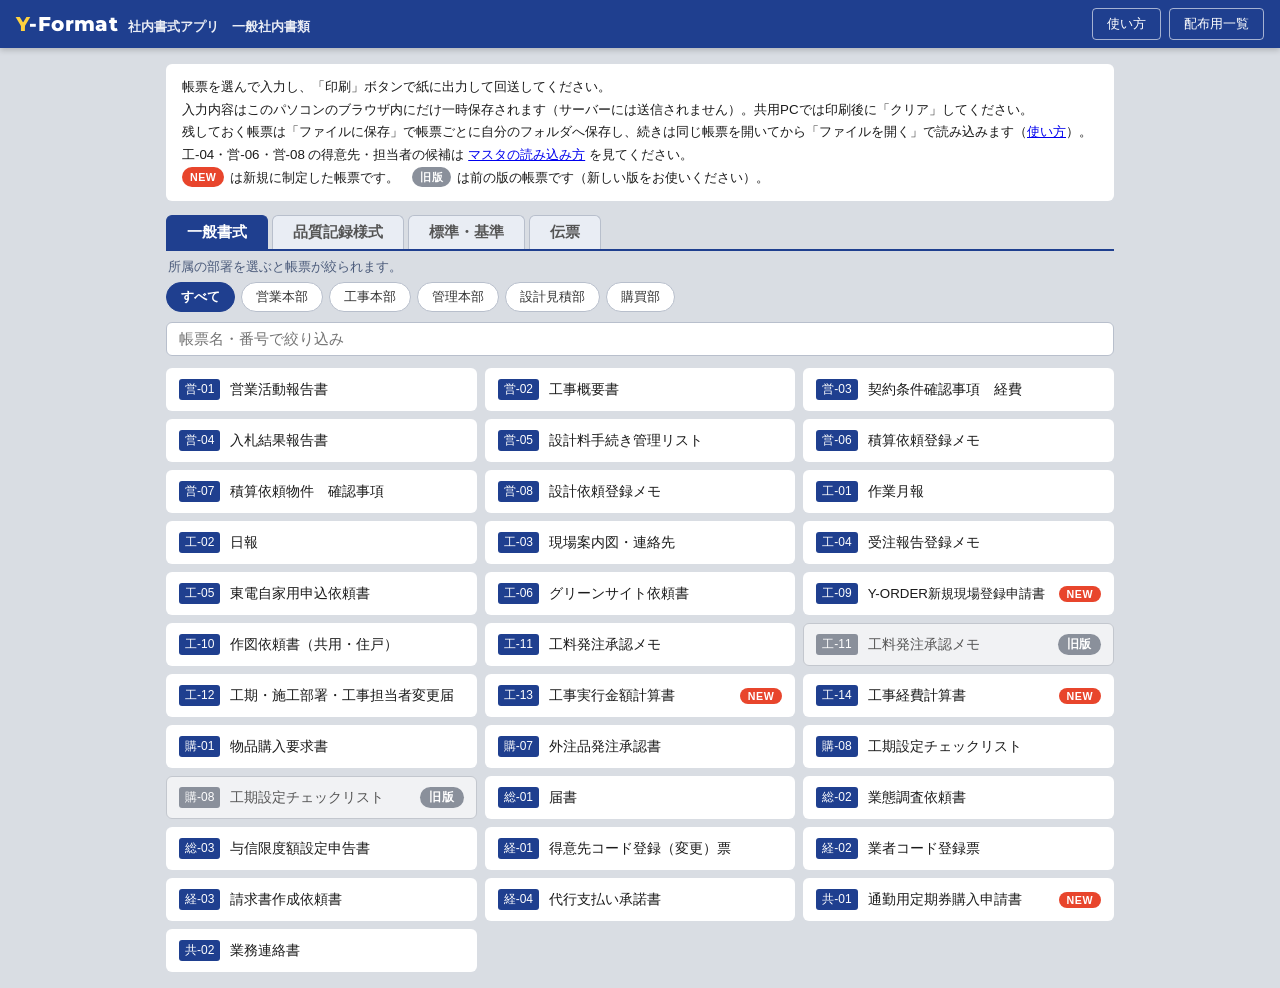
<file: index.html>
<!doctype html>
<html lang="ja">
<head>
<meta charset="utf-8">
<meta name="viewport" content="width=device-width, initial-scale=1">
<title>Y-Format（社内書式アプリ）</title>
<link rel="icon" type="image/png" sizes="48x48" href="icons/favicon-48.png">
<link rel="icon" type="image/png" sizes="32x32" href="icons/favicon-32.png">
<link rel="apple-touch-icon" href="icons/apple-touch-icon.png">
<meta name="apple-mobile-web-app-title" content="Y-Format">
<link rel="manifest" href="manifest.json">
<meta name="theme-color" content="#1f3f8f">
<link rel="preconnect" href="https://fonts.googleapis.com">
<link rel="stylesheet" href="https://fonts.googleapis.com/css2?family=Montserrat:wght@800&display=swap">
<link rel="stylesheet" href="assets/app.css?v=2026111754"> <!-- 版番号は form.html と同じ -->
<style>
  .wrap { max-width: 980px; margin: 0 auto; padding: 16px; }
  .intro { background: #fff; border-radius: 6px; padding: 12px 16px; font-size: 10pt; line-height: 1.7; margin-bottom: 14px; }
  .search { width: 100%; font: inherit; font-size: 11pt; padding: 8px 12px; border: 1px solid #b8bfcc; border-radius: 6px; margin-bottom: 12px; }
  .list { display: grid; grid-template-columns: repeat(auto-fill, minmax(290px, 1fr)); gap: 8px; }
  .card {
    display: flex; align-items: center; gap: 10px;
    background: #fff; border-radius: 6px; padding: 10px 12px;
    text-decoration: none; color: inherit; border: 1px solid transparent;
  }
  a.card:hover { border-color: var(--accent); box-shadow: 0 1px 4px rgba(31,63,143,.25); }
  .card .no { font-size: 9pt; color: #fff; background: var(--accent); border-radius: 3px; padding: 2px 6px; white-space: nowrap; }
  /* 帳票名は1行で表示。入りきらない時だけ文字を小さくする（fitNames） */
  /* アプリ名 Y-Format（2026-10-21 決定）：ご案内と同じ Montserrat ExtraBold、Format は黄色 */
  .tb-title .app-sub { font-size: 10pt; margin-left: 10px; opacity: .9; font-weight: bold; }
  @media (max-width: 560px) { .tb-title .app-sub { display: none; } } /* スマホでは名前だけにしてボタンを1行に */
  .card .t { font-size: 10.5pt; line-height: 19px; white-space: nowrap; overflow: hidden; min-width: 0; }
  .card.wip { opacity: .55; }
  .card.wip .no { background: #888; }
  .card .badge { margin-left: auto; font-size: 8pt; color: #666; white-space: nowrap; }
  /* NEW マークの説明（カードの NEW と同じ見た目） */
  .intro .new-legend { display: inline-block; font-size: 8pt; font-weight: 800; color: #fff; background: #e8452c; border-radius: 99px; padding: 1px 8px; letter-spacing: .05em; vertical-align: 1px; margin-right: 2px; }
  .cats-hint { font-size: 9.5pt; color: #4a5a7a; margin: -2px 2px 6px; } /* 職種ボタンの説明（2026-11-09 ユーザー指定） */
  .cats { display: flex; flex-wrap: wrap; gap: 6px; margin-bottom: 10px; }
  .cats button { font: inherit; font-size: 10pt; padding: 5px 14px; border-radius: 99px; border: 1px solid #b8bfcc; background: #fff; color: #333; cursor: pointer; }
  .cats button:hover { border-color: var(--accent); }
  .cats button.on { background: var(--accent); border-color: var(--accent); color: #fff; font-weight: 700; }
  /* 書式の種類（一般書式／品質記録様式）：職種ボタンの上のタブ */
  .kinds { display: flex; gap: 0; margin-bottom: 10px; border-bottom: 2px solid var(--accent); }
  .kinds button { font: inherit; font-size: 11pt; font-weight: 700; padding: 7px 20px; border: 1px solid #b8bfcc; border-bottom: 0; border-radius: 6px 6px 0 0; background: #e9edf4; color: #555; cursor: pointer; margin-right: 4px; }
  .kinds button:hover { color: var(--accent); }
  .kinds button.on { background: var(--accent); border-color: var(--accent); color: #fff; }
  @media (max-width: 560px) { .kinds button { padding: 7px 9px; font-size: 10pt; white-space: nowrap; margin-right: 3px; } } /* タブが4つ（標準・基準を追加）でもスマホで1行に */
  .card.q .no { background: #2e7d5b; } /* 品質記録様式の番号は緑 */
  .list .empty { grid-column: 1 / -1; color: #666; font-size: 10pt; padding: 12px 4px; }
  .card .common { font-size: 8pt; color: #4a5a7a; background: #e6ecf7; border-radius: 3px; padding: 1px 5px; white-space: nowrap; }
  .card .new { margin-left: auto; font-size: 8pt; font-weight: 800; color: #fff; background: #e8452c; border-radius: 99px; padding: 2px 8px; letter-spacing: .05em; white-space: nowrap; }
  /* β版：カード全体の色と枠、右端のマークで目立たせる（ユーザー指定） */
  .card.beta { background: #f6effc; border-color: #7b3fb5; }
  .card .beta-mark, .intro .beta-legend { font-weight: 800; color: #fff; background: #7b3fb5; border-radius: 99px; letter-spacing: .05em; white-space: nowrap; }
  .card .beta-mark { margin-left: auto; flex: none; font-size: 9pt; padding: 2px 9px; }
  .intro .beta-legend { display: inline-block; font-size: 8pt; padding: 1px 8px; vertical-align: 1px; margin-right: 2px; }
  /* 旧版：新しい版（縦）を正規版にした帳票の前の版（A4横）。カードを灰色にして右端に「旧版」（2026-11-17 ユーザー指定） */
  .card.old { background: #f1f2f4; border-color: #c3c7ce; color: #555; }
  .card.old .no { background: #8a909b; }
  .card .old-mark, .intro .old-legend { font-weight: 800; color: #fff; background: #8a909b; border-radius: 99px; letter-spacing: .05em; white-space: nowrap; }
  .card .old-mark { margin-left: auto; flex: none; font-size: 9pt; padding: 2px 9px; }
  .intro .old-legend { display: inline-block; font-size: 8pt; padding: 1px 8px; vertical-align: 1px; margin-right: 2px; }
  /* 伝票タブ：別アプリへのリンク。カード全体でアプリを開き、右の「使い方」は別リンク（2026-11-11） */
  .card.slip { position: relative; }
  .card.slip:hover { border-color: var(--accent); box-shadow: 0 1px 4px rgba(31,63,143,.25); }
  .card.slip a.t { color: inherit; text-decoration: none; }
  .card.slip a.t::after { content: ''; position: absolute; inset: 0; } /* カード全体をクリックできるように */
  .card.slip .guide { position: relative; z-index: 1; margin-left: auto; flex: none; font-size: 9pt; color: var(--accent); background: #e6ecf7; border-radius: 99px; padding: 2px 10px; text-decoration: none; white-space: nowrap; }
  .card.slip .guide:hover { background: var(--accent); color: #fff; }
  /* 折りたたみ欄（catalog.js の group。例：定期券起票者専用）。一覧の下に区切って置き、初めは閉じておく（2026-11-11） */
  .grp { grid-column: 1 / -1; margin-top: 10px; border-top: 1px dashed #b8bfcc; padding-top: 10px; }
  .grp-head { font: inherit; font-size: 10pt; font-weight: 700; color: #4a5a7a; background: #eef1f6; border: 1px solid #c9d0dc; border-radius: 6px; padding: 6px 14px; cursor: pointer; }
  .grp-head:hover { border-color: var(--accent); color: var(--accent); }
  .grp-head .arw { display: inline-block; width: 1em; margin-right: 6px; font-size: 9pt; transition: transform .15s; }
  .grp.open .grp-head .arw { transform: rotate(90deg); }
  .grp-head .ct { font-weight: 400; margin-left: 2px; }
  .grp-body { display: none; grid-template-columns: repeat(auto-fill, minmax(290px, 1fr)); gap: 8px; margin-top: 8px; }
  .grp.open .grp-body { display: grid; }
</style>
</head>
<body>
<div class="toolbar"><div class="tb-title"><span class="app-name"><span class="y">Y</span>-Format</span><span class="app-sub" id="sub">社内書式アプリ　一般社内書類</span></div><button onclick="location.href='torisetsu.html'">使い方</button><button onclick="location.href='list.html'">配布用一覧</button></div>
<div class="wrap">
  <div class="intro">
    帳票を選んで入力し、「印刷」ボタンで紙に出力して回送してください。<br>
    入力内容はこのパソコンのブラウザ内にだけ一時保存されます（サーバーには送信されません）。共用PCでは印刷後に「クリア」してください。<br>
    残しておく帳票は「ファイルに保存」で帳票ごとに自分のフォルダへ保存し、続きは同じ帳票を開いてから「ファイルを開く」で読み込みます（<a href="torisetsu.html">使い方</a>）。工-04・営-06・営-08 の得意先・担当者の候補は <a href="torisetsu-master.html">マスタの読み込み方</a> を見てください。<br>
    <span class="new-legend">NEW</span> は新規に制定した帳票です。　<span class="old-legend">旧版</span> は前の版の帳票です（新しい版をお使いください）。
  </div>
  <div class="kinds" id="kinds"></div>
  <div class="cats-hint">所属の部署を選ぶと帳票が絞られます。</div>
  <div class="cats" id="cats"></div>
  <input class="search" type="search" placeholder="帳票名・番号で絞り込み" id="q">
  <div class="list" id="list"></div>
</div>
<script src="forms/catalog.js?v=2026111754"></script>
<script>
  (function () {
    var list = document.getElementById('list');
    var catsEl = document.getElementById('cats');
    var KEY = 'shoshiki:_cat'; // 選んだ職種を覚えておく（このブラウザだけ）
    var cur = '';
    try { cur = localStorage.getItem(KEY) || ''; } catch (e) {}
    // 書式の種類（一般書式／品質記録様式）。これも覚えておく。初期値は一般書式
    var kindsEl = document.getElementById('kinds');
    var KKEY = 'shoshiki:_kind';
    var kind = '一般';
    try { kind = localStorage.getItem(KKEY) || '一般'; } catch (e) {}
    // ?kind=伝票 のようにURLで種類を指定して開ける（伝票アプリの配布用PDFのQR・ボタンから伝票タブを直接開く。2026-11-11）
    var qkind = null;
    try { qkind = new URLSearchParams(location.search).get('kind'); } catch (e) {}
    if (qkind && KINDS.some(function (k) { return k[0] === qkind; })) {
      kind = qkind;
      try { localStorage.setItem(KKEY, kind); } catch (e) {}
    }
    if (!KINDS.some(function (k) { return k[0] === kind; })) kind = '一般';
    var SUB = { '一般': '社内書式アプリ　一般社内書類', '品質': '社内書式アプリ　品質記録様式', '標準': '社内書式アプリ　標準・基準', '伝票': '社内書式アプリ　伝票' };
    // 職種の絞り込みをしない種類と、そのときの案内（伝票は別アプリへのリンク。標準・基準は 2026-11-20 ユーザー指定で部署タグなし）
    var NO_CATS = {
      '伝票': '伝票は別のアプリが新しいタブで開きます。「使い方」から操作の説明を見られます。',
      '標準': '標準・基準の様式は、部署に関係なくすべて表示しています。'
    };
    var hintEl = document.querySelector('.cats-hint');
    var HINT = hintEl.textContent;
    function renderKinds() {
      kindsEl.innerHTML = '';
      KINDS.forEach(function (k) {
        var b = document.createElement('button');
        b.type = 'button';
        b.textContent = k[1];
        if (k[0] === kind) b.className = 'on';
        b.onclick = function () {
          kind = k[0];
          try { localStorage.setItem(KKEY, kind); } catch (e) {}
          renderKinds(); renderCats(); render();
        };
        kindsEl.appendChild(b);
      });
      document.getElementById('sub').textContent = SUB[kind];
    }
    var q = '';
    function inCat(c) { return !cur || c.cat === '共通' || (Array.isArray(c.cat) && c.cat.indexOf(cur) >= 0); }
    // 選んでいる種類の職種ボタン（共通の職種＋種類ごとの追加分）
    function catsOf() { return CATS.concat((window.KIND_CATS || {})[kind] || []); }
    function renderCats() {
      catsEl.innerHTML = '';
      catsEl.style.display = NO_CATS[kind] ? 'none' : '';
      hintEl.textContent = NO_CATS[kind] || HINT;
      if (NO_CATS[kind]) return; // 選んでいた職種（cur）は覚えたまま。ほかのタブに戻ると元どおり
      if (cur && catsOf().indexOf(cur) < 0) cur = ''; // ほかの種類にしかない職種を選んでいたら「すべて」に戻す
      [''].concat(catsOf()).forEach(function (name) {
        var b = document.createElement('button');
        b.type = 'button';
        b.textContent = name || 'すべて';
        if (name === cur) b.className = 'on';
        b.onclick = function () {
          cur = name;
          try { localStorage.setItem(KEY, cur); } catch (e) {}
          renderCats(); render();
        };
        catsEl.appendChild(b);
      });
    }
    // 折りたたみ欄（catalog.js の group）。開け閉めはこのブラウザで覚える。初めは閉じている
    var GKEY = 'shoshiki:_grp:';
    function grpOpen(name) { try { return localStorage.getItem(GKEY + name) === '1'; } catch (e) { return false; } }
    function groupBox(name, cards) {
      var box = document.createElement('div');
      box.className = 'grp';
      var head = document.createElement('button');
      head.type = 'button';
      head.className = 'grp-head';
      var body = document.createElement('div');
      body.className = 'grp-body';
      cards.forEach(function (el) { body.appendChild(el); });
      var forced = !!q; // 絞り込み中は、当てはまった帳票が見えるように開いておく
      function show(open) {
        box.classList.toggle('open', open);
        head.innerHTML = '<span class="arw"></span><span class="nm"></span><span class="ct"></span>';
        head.querySelector('.arw').textContent = '▶'; // 開いたら CSS で下向きに回す
        head.querySelector('.nm').textContent = name;
        head.querySelector('.ct').textContent = '（' + cards.length + '件）';
        head.setAttribute('aria-expanded', open ? 'true' : 'false');
      }
      show(forced || grpOpen(name));
      head.onclick = function () {
        var open = !box.classList.contains('open');
        try { localStorage.setItem(GKEY + name, open ? '1' : '0'); } catch (e) {}
        show(open);
        if (open) fitNames();
      };
      box.appendChild(head);
      box.appendChild(body);
      return box;
    }
    function render() {
      list.innerHTML = '';
      var groups = {}, gorder = [];
      CATALOG.forEach(function (c) {
        if ((c.kind || '一般') !== kind) return;
        if (c.hidden) return; // 一覧から外した帳票（定義は残す。catalog.js の hidden）
        if (!NO_CATS[kind] && !inCat(c)) return;
        if (q && (c.no + c.title + (c.old || '')).indexOf(q) < 0) return; // old：旧番号（般-14 など）でも見つかる
        var el = c.url ? slipCard(c) : formCard(c); // 伝票：別アプリへのリンク
        if (c.group) { // 担当者だけが使うもの：一覧の下の折りたたみ欄にまとめる
          if (!groups[c.group]) { groups[c.group] = []; gorder.push(c.group); }
          groups[c.group].push(el);
          return;
        }
        list.appendChild(el);
      });
      gorder.forEach(function (g) { list.appendChild(groupBox(g, groups[g])); });
      if (!list.children.length) {
        var em = document.createElement('div');
        em.className = 'empty';
        em.textContent = '該当する帳票はまだありません。';
        list.appendChild(em);
      }
      fitNames();
    }
    function formCard(c) {
        var el = document.createElement('a');
        el.className = 'card' + (c.kind === '品質' || c.kind === '標準' ? ' q' : '') + (c.isBeta ? ' beta' : '') + (c.isOld ? ' old' : '');
        el.href = 'form.html?id=' + c.id;
        el.innerHTML = '<span class="no"></span><span class="t"></span>';
        el.querySelector('.no').textContent = c.no;
        el.querySelector('.t').textContent = c.title;
        if (cur && c.cat === '共通') { var cm = document.createElement('span'); cm.className = 'common'; cm.textContent = '共通'; el.querySelector('.t').after(cm); }
        if (c.isNew) { var nw = document.createElement('span'); nw.className = 'new'; nw.textContent = 'NEW'; el.appendChild(nw); }
        if (c.isBeta) { var bt = document.createElement('span'); bt.className = 'beta-mark'; bt.textContent = 'β版'; el.appendChild(bt); }
        if (c.isOld) { var od = document.createElement('span'); od.className = 'old-mark'; od.textContent = '旧版'; el.appendChild(od); } // 前の版（catalog.js の isOld）
        return el;
    }
    // 伝票アプリのカード（catalog.js の url・guide・color）。アプリも使い方も新しいタブで開く
    function slipCard(c) {
      var el = document.createElement('div');
      el.className = 'card slip';
      el.innerHTML = '<span class="no"></span><a class="t" target="_blank" rel="noopener"></a>';
      var no = el.querySelector('.no');
      no.textContent = c.no;
      if (c.color) no.style.background = c.color;
      var t = el.querySelector('.t');
      t.textContent = c.title;
      t.href = c.url;
      if (c.guide) {
        var g = document.createElement('a');
        g.className = 'guide'; g.target = '_blank'; g.rel = 'noopener';
        g.href = c.guide; g.textContent = '📖 使い方';
        el.appendChild(g);
      }
      return el;
    }
    // 帳票名がカードに入りきらない時は、1行に収まるまで文字を小さくする（下限 8pt）
    function fitNames() {
      list.querySelectorAll('.card .t').forEach(function (t) {
        t.style.fontSize = '';
        var pt = 10.5;
        while (t.scrollWidth > t.clientWidth && pt > 8) { pt -= 0.25; t.style.fontSize = pt + 'pt'; }
      });
    }
    var rt;
    window.addEventListener('resize', function () { clearTimeout(rt); rt = setTimeout(fitNames, 100); });
    if (document.fonts) document.fonts.ready.then(fitNames);
    document.getElementById('q').addEventListener('input', function (e) { q = e.target.value.trim(); render(); });
    renderKinds(); renderCats(); render();
  })();
</script>
</body>
</html>
</file>
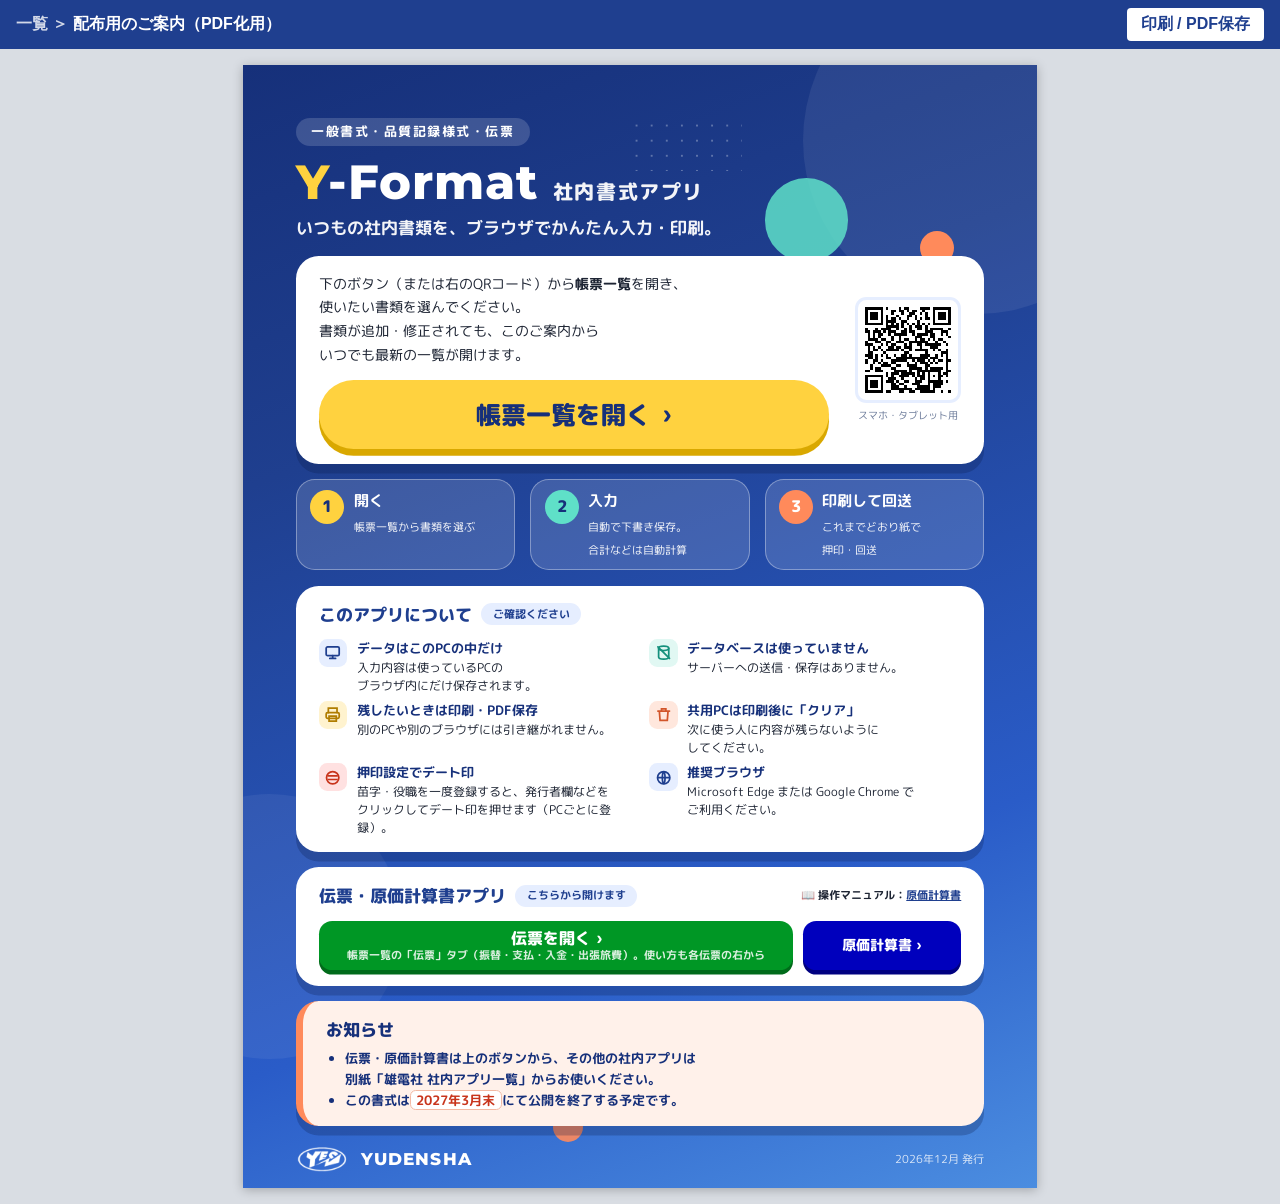
<file: list.html>
<!doctype html>
<html lang="ja">
<head>
<meta charset="utf-8">
<meta name="viewport" content="width=device-width, initial-scale=1">
<title>Y-Format（社内書式アプリ）のご案内</title>
<link rel="icon" type="image/png" sizes="48x48" href="icons/favicon-48.png">
<link rel="icon" type="image/png" sizes="32x32" href="icons/favicon-32.png">
<link rel="apple-touch-icon" href="icons/apple-touch-icon.png">
<link rel="manifest" href="manifest.json">
<meta name="theme-color" content="#1f3f8f">
<link rel="preconnect" href="https://fonts.googleapis.com">
<link rel="stylesheet" href="https://fonts.googleapis.com/css2?family=M+PLUS+Rounded+1c:wght@500;700;800&family=Montserrat:wght@800&display=swap">
<style>
  /* 配布用のご案内（A4縦1枚）。帳票ごとのリンクは載せず、トップページ（帳票一覧）へ飛ぶだけにする。
     → 帳票を追加しても配り直し不要 */
  @page { size: A4 portrait; margin: 0; }
  :root {
    --blue-1: #16307a; --blue-2: #1f3f8f; --blue-3: #2a5cc8; --blue-4: #4b8de0;
    --pop: #ffd23f; --pop-2: #ff8a5b; --mint: #5fe0c8; --ink: #1d2433;
    --round: "M PLUS Rounded 1c", "BIZ UDPGothic", "Meiryo", sans-serif;
  }
  * { box-sizing: border-box; }
  html, body { margin: 0; }
  body { background: #d9dde3; font-family: var(--round); color: var(--ink); }
  .toolbar {
    position: sticky; top: 0; z-index: 10; display: flex; align-items: center; gap: 8px;
    padding: 8px 16px; background: var(--blue-2); color: #fff; font-family: "BIZ UDPGothic", "Meiryo", sans-serif;
  }
  .toolbar .t { margin-right: auto; font-weight: bold; }
  .toolbar a { color: #fff; opacity: .8; text-decoration: none; }
  .toolbar button { font: inherit; padding: 6px 14px; border-radius: 4px; border: 0; background: #fff; color: var(--blue-2); font-weight: bold; cursor: pointer; }

  .flyer {
    position: relative; overflow: hidden;
    width: 210mm; height: 297mm; margin: 16px auto; padding: 14mm 14mm 10mm;
    background: linear-gradient(160deg, var(--blue-1) 0%, var(--blue-2) 30%, var(--blue-3) 72%, var(--blue-4) 100%);
    color: #fff; display: flex; flex-direction: column; gap: 4mm;
    box-shadow: 0 2px 10px rgba(0,0,0,.25);
  }
  /* 背景の水玉（ポップな飾り） */
  .bubble { position: absolute; border-radius: 50%; pointer-events: none; }
  .b1 { width: 92mm; height: 92mm; right: -30mm; top: -26mm; background: rgba(255,255,255,.07); }
  .b2 { width: 22mm; height: 22mm; right: 50mm; top: 30mm; background: var(--mint); opacity: .85; } /* 名前の「Y」の黄色とかぶらないようミントに */
  .b3 { width: 9mm; height: 9mm; right: 22mm; top: 44mm; background: var(--pop-2); }
  .b4 { width: 70mm; height: 70mm; left: -28mm; bottom: 34mm; background: rgba(255,255,255,.06); }
  .b5 { width: 8mm; height: 8mm; left: 82mm; bottom: 12mm; background: var(--pop-2); opacity: .9; }
  .dots { position: absolute; right: 78mm; top: 14mm; width: 30mm; height: 14mm; opacity: .3;
    background-image: radial-gradient(#fff 1.1px, transparent 1.3px); background-size: 4mm 4mm; }

  .head { position: relative; z-index: 1; }
  .kicker { display: inline-block; font-size: 9.5pt; font-weight: 700; letter-spacing: .12em;
    background: rgba(255,255,255,.16); border-radius: 99px; padding: 1.2mm 4mm; }
  h1 { margin: 2.5mm 0 1mm; font-size: 32pt; font-weight: 800; letter-spacing: .06em; line-height: 1.15; }
  h1 .hl { color: var(--pop); }
  /* アプリ名 Y-Format（2026-10-21 決定）。フッターの YUDENSHA と同じ Montserrat ExtraBold */
  h1 .name { font-family: "Montserrat", "Segoe UI", Arial, sans-serif; font-weight: 800; font-size: 36pt; letter-spacing: .02em; }
  h1 .name .y { color: var(--pop); } /* 「Y」だけ黄色、以降は白 */
  h1 .sub { font-size: 15pt; font-weight: 800; letter-spacing: .08em; margin-left: 4mm; opacity: .95; }
  .catch { font-size: 13pt; font-weight: 700; opacity: .95; }

  .card { position: relative; z-index: 1; background: #fff; color: var(--ink); border-radius: 6mm; padding: 4mm 6mm;
    box-shadow: 0 2.5mm 0 rgba(10,25,70,.25); }
  .card h2 { margin: 0 0 3mm; font-size: 13pt; font-weight: 800; color: var(--blue-2); display: flex; align-items: center; gap: 2.5mm; }
  .card h2 .tag { font-size: 8.5pt; color: var(--blue-2); background: #e6eeff; border-radius: 99px; padding: .6mm 3mm; font-weight: 700; }

  /* アプリを開く（QR＋ボタン） */
  .open { display: flex; align-items: center; gap: 7mm; }
  .open .qr { width: 28mm; flex-shrink: 0; text-align: center; }
  .open .qr .code { width: 28mm; height: 28mm; padding: 1.8mm; border-radius: 3mm; border: .8mm solid #e6eeff; box-sizing: border-box; }
  .open .qr .cap { display: block; margin-top: 1.2mm; font-size: 7.5pt; color: #6b7a99; }
  .open .qr .code img { width: 100%; height: 100%; display: block; image-rendering: pixelated; }
  .open .txt { flex: 1; }
  .open .lead { font-size: 10.5pt; line-height: 1.7; margin: 0 0 3.5mm; }
  .btn { display: inline-flex; align-items: center; gap: 2mm; text-decoration: none;
    background: var(--pop); color: var(--blue-1); font-weight: 800; font-size: 14pt;
    border-radius: 99px; padding: 2.8mm 7mm; box-shadow: 0 1.5mm 0 #d9a800; }
  .btn .arrow { font-size: 13pt; }
  .open .btn { display: flex; justify-content: center; gap: 3mm; font-size: 19pt; padding: 4.2mm 8mm; box-shadow: 0 1.8mm 0 #d9a800; }
  .open .btn .arrow { font-size: 18pt; }

  /* 使い方3ステップ */
  .steps { display: grid; grid-template-columns: repeat(3, 1fr); gap: 4mm; position: relative; z-index: 1; }
  .step { background: rgba(255,255,255,.14); border: .4mm solid rgba(255,255,255,.35); border-radius: 5mm; padding: 2.6mm 3.5mm; display: flex; gap: 2.5mm; align-items: flex-start; }
  .step .n { width: 9mm; height: 9mm; border-radius: 50%; background: var(--pop); color: var(--blue-1);
    font-weight: 800; font-size: 12pt; display: flex; align-items: center; justify-content: center; flex-shrink: 0; }
  .step:nth-child(2) .n { background: var(--mint); }
  .step:nth-child(3) .n { background: var(--pop-2); color: #fff; }
  .step b { display: block; font-size: 11pt; margin-bottom: .5mm; }
  .step span { font-size: 8.5pt; line-height: 1.5; opacity: .95; }

  /* このアプリについて */
  .about ul { list-style: none; margin: 0; padding: 0; display: grid; grid-template-columns: 1fr 1fr; gap: 1.6mm 5mm; }
  .about li { display: flex; gap: 2.5mm; font-size: 9pt; line-height: 1.5; }
  .about .ic { width: 7.5mm; height: 7.5mm; border-radius: 2.2mm; flex-shrink: 0; display: flex; align-items: center; justify-content: center; }
  .about .ic svg { width: 4.6mm; height: 4.6mm; }
  .about li b { display: block; font-size: 10pt; color: var(--blue-1); }


  /* 伝票アプリ（別アプリ）へのリンク。URLの文字は見せない */
  .slips .row { display: grid; grid-template-columns: 3fr 1fr; gap: 2.6mm; }
  .slip { display: flex; align-items: center; justify-content: center; gap: 1.5mm; text-decoration: none; text-align: center;
    background: var(--blue-2); color: #fff; font-weight: 800; font-size: 10.5pt; line-height: 1.3;
    border-radius: 3.5mm; padding: 2mm 2mm; box-shadow: 0 1.2mm 0 var(--blue-1); min-height: 11.5mm; }
  .slip small { display: block; font-size: 8pt; font-weight: 700; opacity: .85; }
  /* ボタンの色は各アプリのアイコンの色 */
  .slip.denpyo  { background: #009725; box-shadow: 0 1.2mm 0 #006b1a; font-size: 12pt; } /* 振替伝票アイコンの緑 */
  .slip.genka   { background: #0000bd; box-shadow: 0 1.2mm 0 #000080; }
  .slips .manual { margin-left: auto; font-size: 8.5pt; font-weight: 700; color: var(--ink); }
  .slips .manual a { color: var(--blue-2); font-weight: 700; }

  /* お知らせ */
  /* お知らせ：名前の「Y」の黄色とかぶらないよう、薄いオレンジ地＋左にオレンジの線 */
  .notice { background: #fff1ea; color: var(--blue-1); border-left: 2mm solid var(--pop-2); }
  .notice h2 { color: var(--blue-1); margin-bottom: 1.5mm; }
  .notice ul { margin: 0; padding-left: 5mm; font-size: 9.5pt; line-height: 1.65; font-weight: 700; }
  .notice em { font-style: normal; background: #fff; border: .3mm solid #f3b9a3; border-radius: 1.5mm; padding: 0 1.5mm; color: #c8341b; }

  .foot { margin-top: auto; display: flex; align-items: center; justify-content: space-between; position: relative; z-index: 1; }
  /* フッターのロゴ：青地に白（マークは白抜き版 logo-mark-white.png） */
  .brand { display: flex; align-items: center; gap: 3mm; padding: 1.6mm 0; }
  .brand .mark { height: 6.5mm; }
  .brand .word { font-family: "Montserrat", "Segoe UI", Arial, sans-serif; font-weight: 800; font-size: 12.5pt; letter-spacing: .07em; color: #fff; line-height: 1; }
  .foot .date { font-size: 8pt; opacity: .8; }

  @media print {
    body { background: #fff; }
    .toolbar { display: none; }
    .flyer { margin: 0; box-shadow: none; }
    * { -webkit-print-color-adjust: exact; print-color-adjust: exact; }
  }
</style>
</head>
<body>
<div class="toolbar">
  <div class="t"><a href="./">一覧 ＞ </a>配布用のご案内（PDF化用）</div>
  <button onclick="window.print()">印刷 / PDF保存</button>
</div>

<div class="flyer">
  <div class="bubble b1"></div><div class="bubble b2"></div><div class="bubble b3"></div>
  <div class="bubble b4"></div><div class="bubble b5"></div><div class="dots"></div>

  <div class="head">
    <span class="kicker">一般書式・品質記録様式・伝票</span>
    <h1><span class="name"><span class="y">Y</span>-Format</span><span class="sub">社内書式アプリ</span></h1>
    <div class="catch">いつもの社内書類を、ブラウザでかんたん入力・印刷。</div>
  </div>

  <div class="card open">
    <div class="txt">
      <p class="lead">下のボタン（または右のQRコード）から<b>帳票一覧</b>を開き、<br>
        使いたい書類を選んでください。<br>
        書類が追加・修正されても、このご案内から<br>
        いつでも最新の一覧が開けます。</p>
      <a class="btn" id="open"><span>帳票一覧を開く</span><span class="arrow">›</span></a>
    </div>
    <div class="qr"><div class="code"><img id="qr" alt="帳票一覧のQRコード"></div><span class="cap">スマホ・タブレット用</span></div>
  </div>

  <div class="steps">
    <div class="step"><div class="n">1</div><div><b>開く</b><span>帳票一覧から書類を選ぶ</span></div></div>
    <div class="step"><div class="n">2</div><div><b>入力</b><span>自動で下書き保存。<br>合計などは自動計算</span></div></div>
    <div class="step"><div class="n">3</div><div><b>印刷して回送</b><span>これまでどおり紙で<br>押印・回送</span></div></div>
  </div>

  <div class="card about">
    <h2>このアプリについて<span class="tag">ご確認ください</span></h2>
    <ul>
      <li><span class="ic" style="background:#e6eeff"><svg viewBox="0 0 24 24" fill="none" stroke="#1f3f8f" stroke-width="2.4" stroke-linecap="round"><rect x="3" y="4" width="18" height="12" rx="2"/><path d="M8 20h8M12 16v4"/></svg></span>
        <span><b>データはこのPCの中だけ</b>入力内容は使っているPCの<br>ブラウザ内にだけ保存されます。</span></li>
      <li><span class="ic" style="background:#e1f8f3"><svg viewBox="0 0 24 24" fill="none" stroke="#14907c" stroke-width="2.4" stroke-linecap="round"><ellipse cx="12" cy="6" rx="7" ry="3"/><path d="M5 6v12c0 1.7 3.1 3 7 3s7-1.3 7-3V6"/><path d="M4 4l16 16"/></svg></span>
        <span><b>データベースは使っていません</b>サーバーへの送信・保存はありません。</span></li>
      <li><span class="ic" style="background:#fff3cf"><svg viewBox="0 0 24 24" fill="none" stroke="#b07d00" stroke-width="2.4" stroke-linecap="round"><path d="M6 9V3h12v6"/><rect x="3" y="9" width="18" height="8" rx="2"/><path d="M7 14h10v7H7z"/></svg></span>
        <span><b>残したいときは印刷・PDF保存</b>別のPCや別のブラウザには引き継がれません。</span></li>
      <li><span class="ic" style="background:#ffe7dd"><svg viewBox="0 0 24 24" fill="none" stroke="#d2552a" stroke-width="2.4" stroke-linecap="round"><path d="M4 7h16M9 7V4h6v3M6 7l1 13h10l1-13"/></svg></span>
        <span><b>共用PCは印刷後に「クリア」</b>次に使う人に内容が残らないように<br>してください。</span></li>
      <li><span class="ic" style="background:#ffe1e1"><svg viewBox="0 0 24 24" fill="none" stroke="#c8341b" stroke-width="2.4"><circle cx="12" cy="12" r="8.5"/><path d="M5 9.5h14M5 14.5h14"/></svg></span>
        <span><b>押印設定でデート印</b>苗字・役職を一度登録すると、発行者欄などを<br>クリックしてデート印を押せます（PCごとに登録）。</span></li>
      <li><span class="ic" style="background:#e6eeff"><svg viewBox="0 0 24 24" fill="none" stroke="#1f3f8f" stroke-width="2.4"><circle cx="12" cy="12" r="8.5"/><path d="M3.5 12h17M12 3.5c2.5 2.6 2.5 14.4 0 17M12 3.5c-2.5 2.6-2.5 14.4 0 17"/></svg></span>
        <span><b>推奨ブラウザ</b>Microsoft Edge または Google Chrome で<br>ご利用ください。</span></li>
    </ul>
  </div>

  <!-- 伝票は帳票一覧の「伝票」タブにまとめた（2026-11-11）。伝票アプリごとのリンクは載せない → 伝票を増やしても配り直し不要 -->
  <div class="card slips">
    <h2>伝票・原価計算書アプリ<span class="tag">こちらから開けます</span><span class="manual">📖 操作マニュアル：<a href="https://shar19-ops.github.io/genka-webapp/manual.html">原価計算書</a></span></h2>
    <div class="row">
      <a class="slip denpyo" id="open-denpyo"><span>伝票を開く ›<small>帳票一覧の「伝票」タブ（振替・支払・入金・出張旅費）。使い方も各伝票の右から</small></span></a>
      <a class="slip genka" href="https://shar19-ops.github.io/genka-webapp/">原価計算書 ›</a>
    </div>
  </div>

  <div class="card notice">
    <h2>お知らせ</h2>
    <ul id="notices"></ul>
  </div>

  <div class="foot">
    <div class="brand"><img class="mark" src="assets/logo-mark-white.png" alt=""><span class="word" title="株式会社 雄電社">YUDENSHA</span></div>
    <div class="date" id="date"></div>
  </div>
</div>

<script src="assets/vendor/qrcode.min.js"></script>
<script>
  (function () {
    // 公開URL（?base= で上書き可）
    var BASE = new URLSearchParams(location.search).get('base') || 'https://shar19-ops.github.io/shanai-shoshiki-app/';
    // 配布時のお知らせ
    var NOTICES = [
      '伝票・原価計算書は上のボタンから、その他の社内アプリは<br>別紙「雄電社 社内アプリ一覧」からお使いください。',
      'この書式は<em>2027年3月末</em>にて公開を終了する予定です。',
    ];
    var q = qrcode(0, 'M'); q.addData(BASE); q.make();
    document.getElementById('qr').src = q.createDataURL(6, 0);
    var a = document.getElementById('open'); a.href = BASE;
    document.getElementById('open-denpyo').href = BASE + '?kind=' + encodeURIComponent('伝票'); // 帳票一覧の伝票タブ
    document.getElementById('notices').innerHTML = NOTICES.map(function (n) { return '<li>' + n + '</li>'; }).join('');
    var t = new Date();
    document.getElementById('date').textContent = t.getFullYear() + '年' + (t.getMonth() + 1) + '月 発行';
  })();
</script>
</body>
</html>
</file>
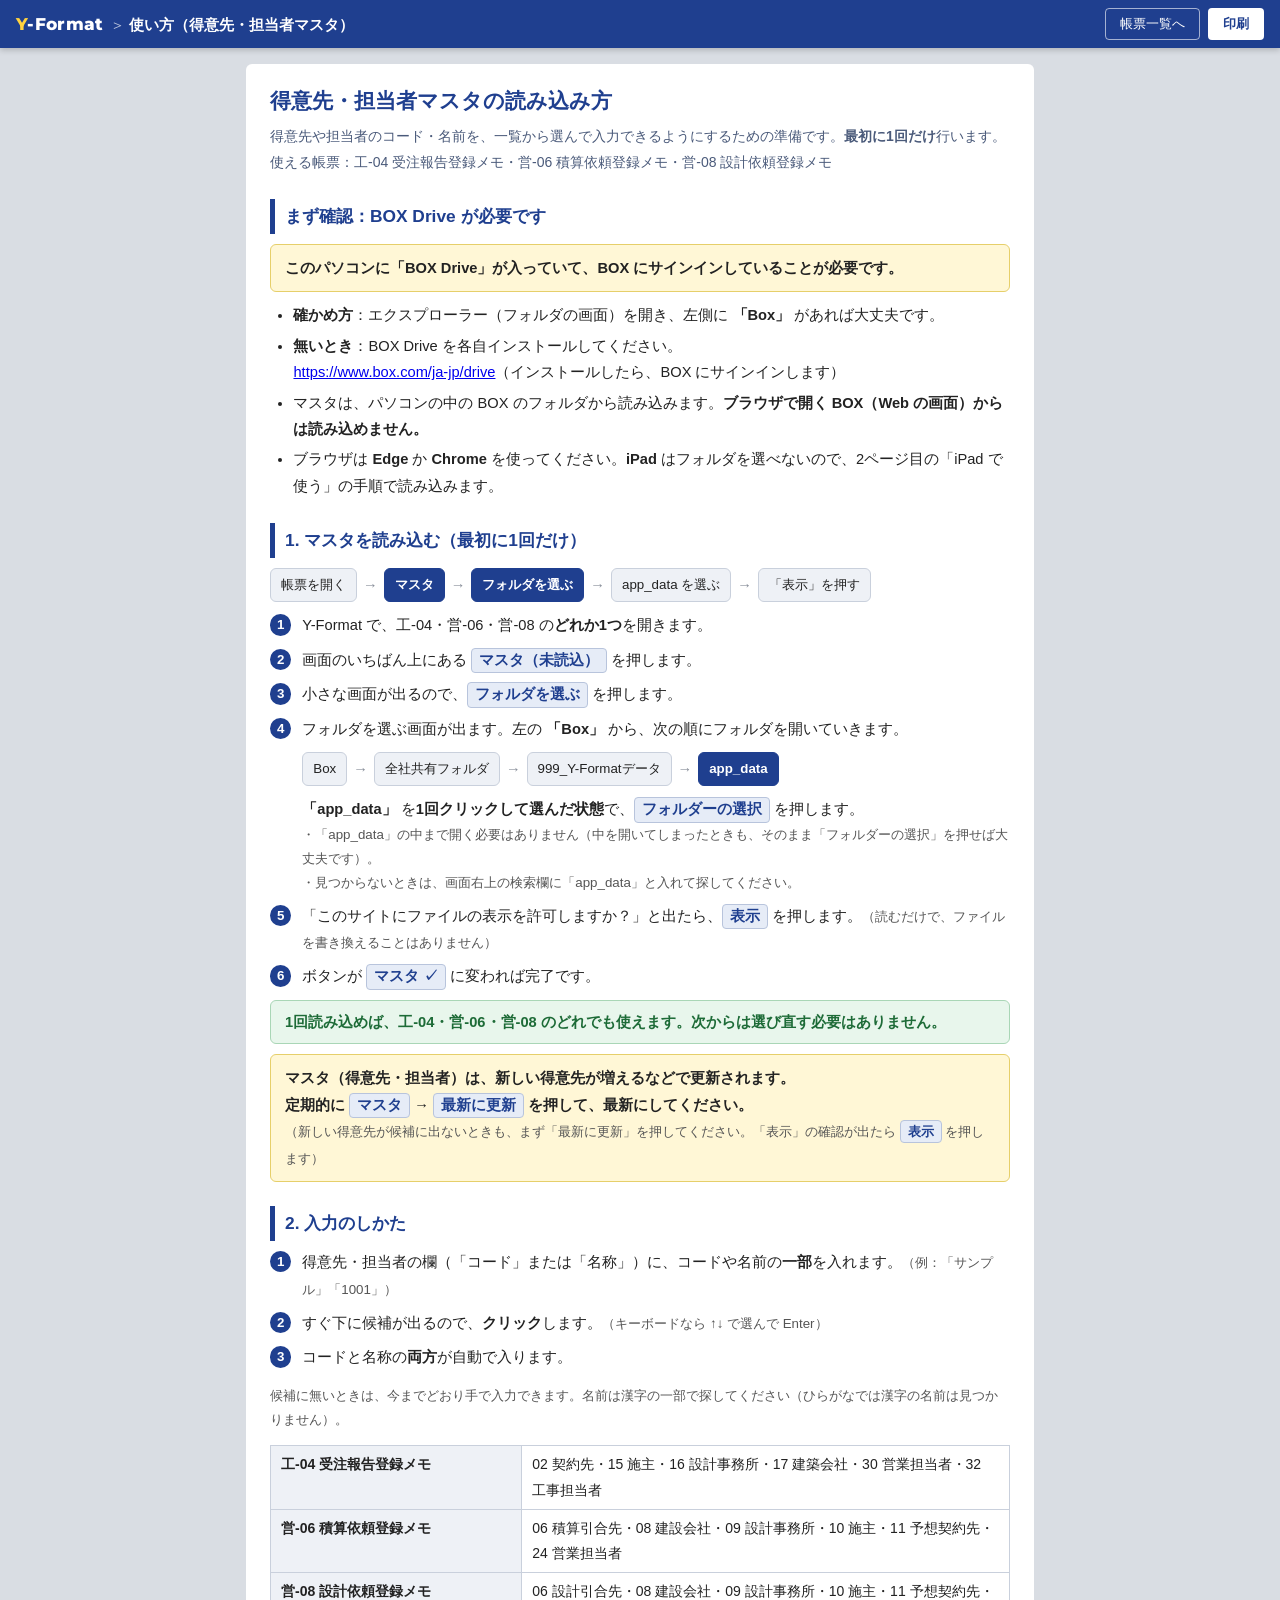
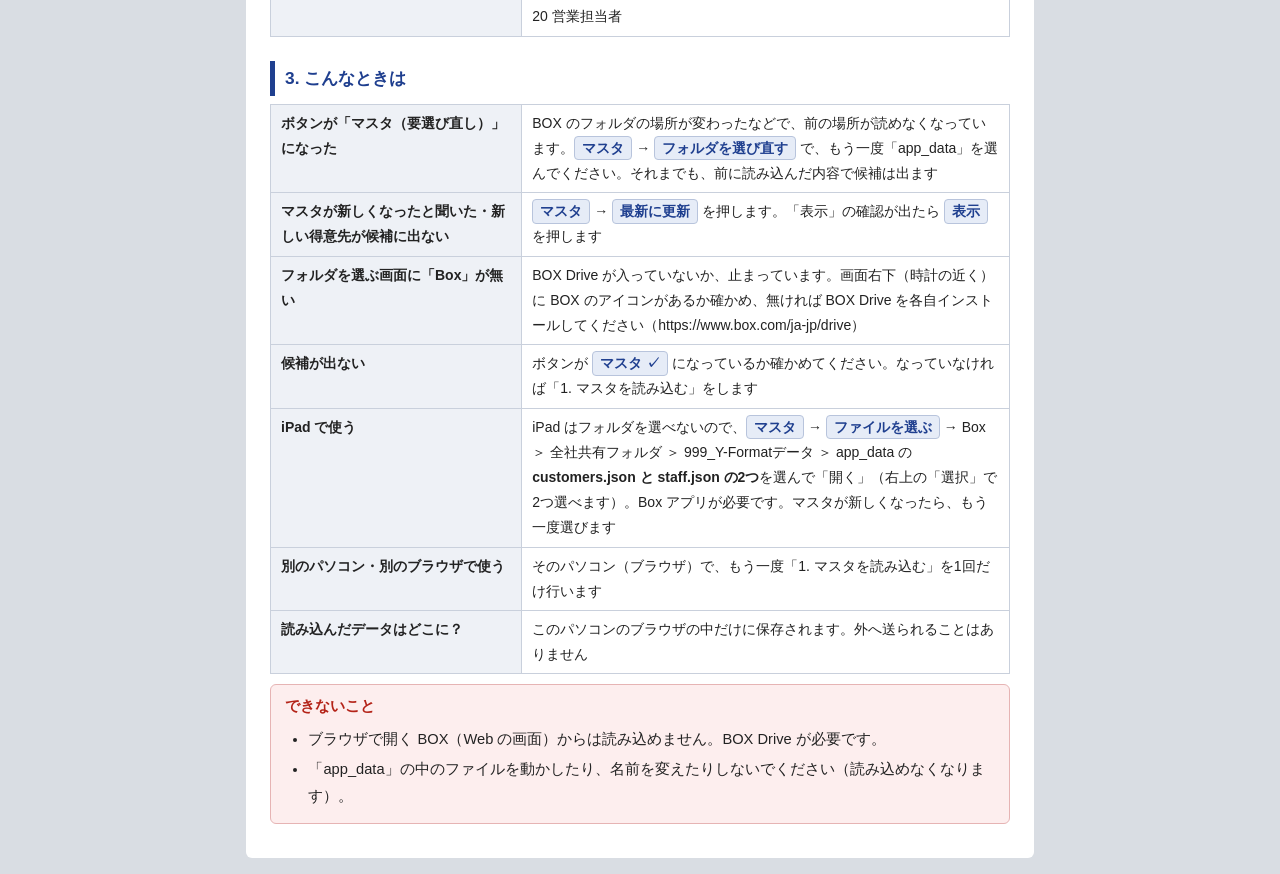
<file: torisetsu-master.html>
<!doctype html>
<html lang="ja">
<head>
<meta charset="utf-8">
<meta name="viewport" content="width=device-width, initial-scale=1">
<title>使い方（得意先・担当者マスタ） - Y-Format</title>
<link rel="icon" type="image/png" sizes="48x48" href="icons/favicon-48.png">
<link rel="icon" type="image/png" sizes="32x32" href="icons/favicon-32.png">
<link rel="apple-touch-icon" href="icons/apple-touch-icon.png">
<meta name="theme-color" content="#1f3f8f">
<link rel="preconnect" href="https://fonts.googleapis.com">
<link rel="stylesheet" href="https://fonts.googleapis.com/css2?family=Montserrat:wght@800&display=swap">
<link rel="stylesheet" href="assets/app.css?v=2026111754">
<style>
  /* 得意先・担当者マスタの読み込み方（2026-11-27 ユーザー指定：パソコンに慣れていない人向けの、ごく簡単な説明。BOX Drive が必要なことも） */
  /* 公開リポジトリなので、BOX の詳しい場所（個人名の入ったフォルダ名）は書かない */
  .wrap { max-width: 820px; margin: 0 auto; padding: 16px; }
  .doc { background: #fff; border-radius: 6px; padding: 18px 24px 24px; font-size: 11pt; line-height: 1.8; color: #222; }
  .doc h1 { font-size: 16pt; color: var(--accent); margin: 0 0 4px; }
  .doc .lead { color: #4a5a7a; font-size: 10.5pt; margin: 0 0 8px; }
  .doc h2 { font-size: 13pt; color: var(--accent); border-left: 5px solid var(--accent); padding: 2px 0 2px 10px; margin: 24px 0 8px; }
  .doc ol, .doc ul { margin: 6px 0; padding-left: 1.6em; }
  .doc li { margin: 4px 0; }
  .doc .btn { display: inline-block; font-weight: 700; color: var(--accent); background: #e6ecf7; border: 1px solid #b8c4dc; border-radius: 4px; padding: 0 7px; line-height: 1.6; white-space: nowrap; }
  .doc .key { background: #fff7d6; border: 1px solid #e6cf6a; border-radius: 6px; padding: 10px 14px; margin: 10px 0; font-weight: 700; }
  .doc .ng { background: #fdeeee; border: 1px solid #e6b4b4; border-radius: 6px; padding: 8px 14px; margin: 10px 0; }
  .doc .ng b { color: #b42318; }
  .doc .ok { background: #e8f6ec; border: 1px solid #a9d6b6; border-radius: 6px; padding: 8px 14px; margin: 10px 0; font-weight: 700; color: #1d6b37; }
  .doc .note { color: #555; font-size: 10pt; }
  .doc table { border-collapse: collapse; width: 100%; margin: 8px 0; font-size: 10.5pt; }
  .doc th, .doc td { border: 1px solid #c9d0dc; padding: 6px 10px; text-align: left; vertical-align: top; }
  .doc th { background: #eef1f6; width: 34%; }
  .flow { display: flex; flex-wrap: wrap; align-items: center; gap: 6px; margin: 10px 0; }
  .flow span { background: #eef1f6; border: 1px solid #c9d0dc; border-radius: 6px; padding: 4px 10px; font-size: 10pt; }
  .flow span.on { background: var(--accent); border-color: var(--accent); color: #fff; font-weight: 700; }
  .flow i { font-style: normal; color: #8a909b; }
  .step { counter-reset: s; list-style: none; padding-left: 0 !important; }
  .step > li { counter-increment: s; position: relative; padding-left: 2.2em; margin: 8px 0; }
  .step > li::before { content: counter(s); position: absolute; left: 0; top: .15em; width: 1.6em; height: 1.6em; border-radius: 50%; background: var(--accent); color: #fff; font-weight: 700; font-size: 10pt; line-height: 1.6em; text-align: center; }
  @media (max-width: 560px) { .doc { padding: 14px 14px 18px; } }
  @media print {
    .toolbar { display: none; }
    body { background: #fff; }
    .wrap { padding: 0; max-width: none; }
    .doc { padding: 0; }
    .doc h2 { break-after: avoid; }
    .doc table, .doc .key, .doc .ng, .doc .ok, .flow, .step > li { break-inside: avoid; }
    /* 印刷は2枚：1枚目＝準備と読み込み、2枚目＝入力のしかたと困ったとき */
    .doc h2.pb { break-before: page; margin-top: 0; }
    .doc { font-size: 10pt; line-height: 1.6; }
    .doc h2 { margin: 14px 0 6px; } .doc .step > li { margin: 4px 0; } .doc .key, .doc .ok, .doc .ng { margin: 6px 0; padding: 7px 12px; } .flow { margin: 6px 0; }
    .doc table { font-size: 10pt; }
    .doc th, .doc td { padding: 5px 9px; }
  }
  @page { size: A4 portrait; margin: 14mm 14mm; }
</style>
</head>
<body>
<div class="toolbar"><div class="tb-title"><a href="./" class="tb-home" title="帳票一覧へ"><span class="app-name"><span class="y">Y</span>-Format</span><span class="sep">＞</span></a> 使い方（得意先・担当者マスタ）</div><button onclick="location.href='./'">帳票一覧へ</button><button class="primary" onclick="window.print()">印刷</button></div>
<div class="wrap">
<div class="doc">
  <h1>得意先・担当者マスタの読み込み方</h1>
  <p class="lead">得意先や担当者のコード・名前を、一覧から選んで入力できるようにするための準備です。<b>最初に1回だけ</b>行います。<br>
  使える帳票：工-04 受注報告登録メモ・営-06 積算依頼登録メモ・営-08 設計依頼登録メモ</p>

  <h2>まず確認：BOX Drive が必要です</h2>
  <div class="key">このパソコンに「BOX Drive」が入っていて、BOX にサインインしていることが必要です。</div>
  <ul>
    <li><b>確かめ方</b>：エクスプローラー（フォルダの画面）を開き、左側に <b>「Box」</b> があれば大丈夫です。</li>
    <li><b>無いとき</b>：BOX Drive を各自インストールしてください。<br><a href="https://www.box.com/ja-jp/drive" target="_blank" rel="noopener">https://www.box.com/ja-jp/drive</a>（インストールしたら、BOX にサインインします）</li>
    <li>マスタは、パソコンの中の BOX のフォルダから読み込みます。<b>ブラウザで開く BOX（Web の画面）からは読み込めません。</b></li>
    <li>ブラウザは <b>Edge</b> か <b>Chrome</b> を使ってください。<b>iPad</b> はフォルダを選べないので、2ページ目の「iPad で使う」の手順で読み込みます。</li>
  </ul>

  <h2>1. マスタを読み込む（最初に1回だけ）</h2>
  <div class="flow"><span>帳票を開く</span><i>→</i><span class="on">マスタ</span><i>→</i><span class="on">フォルダを選ぶ</span><i>→</i><span>app_data を選ぶ</span><i>→</i><span>「表示」を押す</span></div>
  <ol class="step">
    <li>Y-Format で、工-04・営-06・営-08 の<b>どれか1つ</b>を開きます。</li>
    <li>画面のいちばん上にある <span class="btn">マスタ（未読込）</span> を押します。</li>
    <li>小さな画面が出るので、<span class="btn">フォルダを選ぶ</span> を押します。</li>
    <li>フォルダを選ぶ画面が出ます。左の <b>「Box」</b> から、次の順にフォルダを開いていきます。
      <div class="flow"><span>Box</span><i>→</i><span>全社共有フォルダ</span><i>→</i><span>999_Y-Formatデータ</span><i>→</i><span class="on">app_data</span></div>
      <b>「app_data」</b> を<b>1回クリックして選んだ状態</b>で、<span class="btn">フォルダーの選択</span> を押します。
      <div class="note">・「app_data」の中まで開く必要はありません（中を開いてしまったときも、そのまま「フォルダーの選択」を押せば大丈夫です）。<br>・見つからないときは、画面右上の検索欄に「app_data」と入れて探してください。</div></li>
    <li>「このサイトにファイルの表示を許可しますか？」と出たら、<span class="btn">表示</span> を押します。<span class="note">（読むだけで、ファイルを書き換えることはありません）</span></li>
    <li>ボタンが <span class="btn">マスタ ✓</span> に変われば完了です。</li>
  </ol>
  <div class="ok">1回読み込めば、工-04・営-06・営-08 のどれでも使えます。次からは選び直す必要はありません。</div>
  <div class="key">マスタ（得意先・担当者）は、新しい得意先が増えるなどで更新されます。<br>
    定期的に <span class="btn">マスタ</span> → <span class="btn">最新に更新</span> を押して、最新にしてください。<br>
    <span class="note" style="font-weight:normal">（新しい得意先が候補に出ないときも、まず「最新に更新」を押してください。「表示」の確認が出たら <span class="btn">表示</span> を押します）</span></div>

  <h2 class="pb">2. 入力のしかた</h2>
  <ol class="step">
    <li>得意先・担当者の欄（「コード」または「名称」）に、コードや名前の<b>一部</b>を入れます。<span class="note">（例：「サンプル」「1001」）</span></li>
    <li>すぐ下に候補が出るので、<b>クリック</b>します。<span class="note">（キーボードなら ↑↓ で選んで Enter）</span></li>
    <li>コードと名称の<b>両方</b>が自動で入ります。</li>
  </ol>
  <p class="note">候補に無いときは、今までどおり手で入力できます。名前は漢字の一部で探してください（ひらがなでは漢字の名前は見つかりません）。</p>
  <table>
    <tr><th>工-04 受注報告登録メモ</th><td>02 契約先・15 施主・16 設計事務所・17 建築会社・30 営業担当者・32 工事担当者</td></tr>
    <tr><th>営-06 積算依頼登録メモ</th><td>06 積算引合先・08 建設会社・09 設計事務所・10 施主・11 予想契約先・24 営業担当者</td></tr>
    <tr><th>営-08 設計依頼登録メモ</th><td>06 設計引合先・08 建設会社・09 設計事務所・10 施主・11 予想契約先・20 営業担当者</td></tr>
  </table>

  <h2>3. こんなときは</h2>
  <table>
    <tr><th>ボタンが「マスタ（要選び直し）」になった</th><td>BOX のフォルダの場所が変わったなどで、前の場所が読めなくなっています。<span class="btn">マスタ</span> → <span class="btn">フォルダを選び直す</span> で、もう一度「app_data」を選んでください。それまでも、前に読み込んだ内容で候補は出ます</td></tr>
    <tr><th>マスタが新しくなったと聞いた・新しい得意先が候補に出ない</th><td><span class="btn">マスタ</span> → <span class="btn">最新に更新</span> を押します。「表示」の確認が出たら <span class="btn">表示</span> を押します</td></tr>
    <tr><th>フォルダを選ぶ画面に「Box」が無い</th><td>BOX Drive が入っていないか、止まっています。画面右下（時計の近く）に BOX のアイコンがあるか確かめ、無ければ BOX Drive を各自インストールしてください（https://www.box.com/ja-jp/drive）</td></tr>
    <tr><th>候補が出ない</th><td>ボタンが <span class="btn">マスタ ✓</span> になっているか確かめてください。なっていなければ「1. マスタを読み込む」をします</td></tr>
    <tr><th>iPad で使う</th><td>iPad はフォルダを選べないので、<span class="btn">マスタ</span> → <span class="btn">ファイルを選ぶ</span> → Box ＞ 全社共有フォルダ ＞ 999_Y-Formatデータ ＞ app_data の <b>customers.json と staff.json の2つ</b>を選んで「開く」（右上の「選択」で2つ選べます）。Box アプリが必要です。マスタが新しくなったら、もう一度選びます</td></tr>
    <tr><th>別のパソコン・別のブラウザで使う</th><td>そのパソコン（ブラウザ）で、もう一度「1. マスタを読み込む」を1回だけ行います</td></tr>
    <tr><th>読み込んだデータはどこに？</th><td>このパソコンのブラウザの中だけに保存されます。外へ送られることはありません</td></tr>
  </table>
  <div class="ng"><b>できないこと</b>
    <ul>
      <li>ブラウザで開く BOX（Web の画面）からは読み込めません。BOX Drive が必要です。</li>
      <li>「app_data」の中のファイルを動かしたり、名前を変えたりしないでください（読み込めなくなります）。</li>
    </ul>
  </div>
</div>
</div>
</body>
</html>
</file>
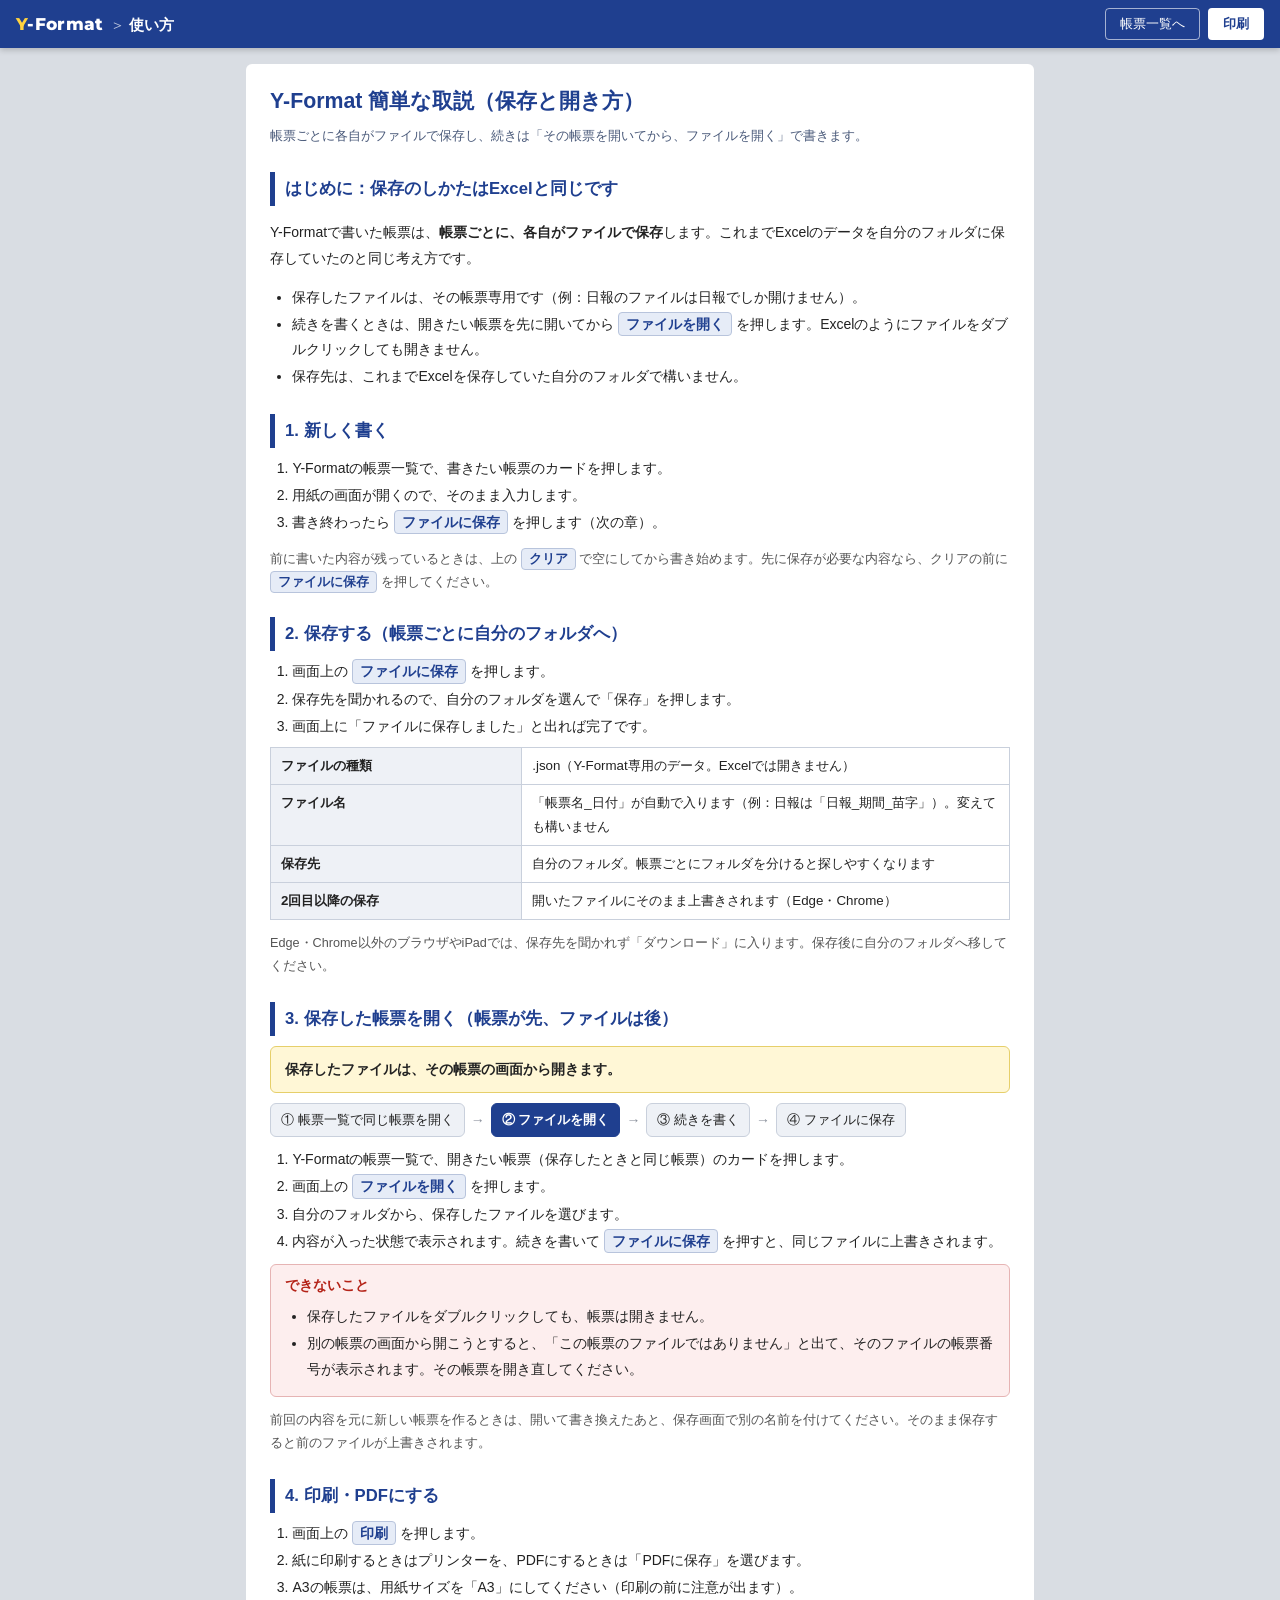
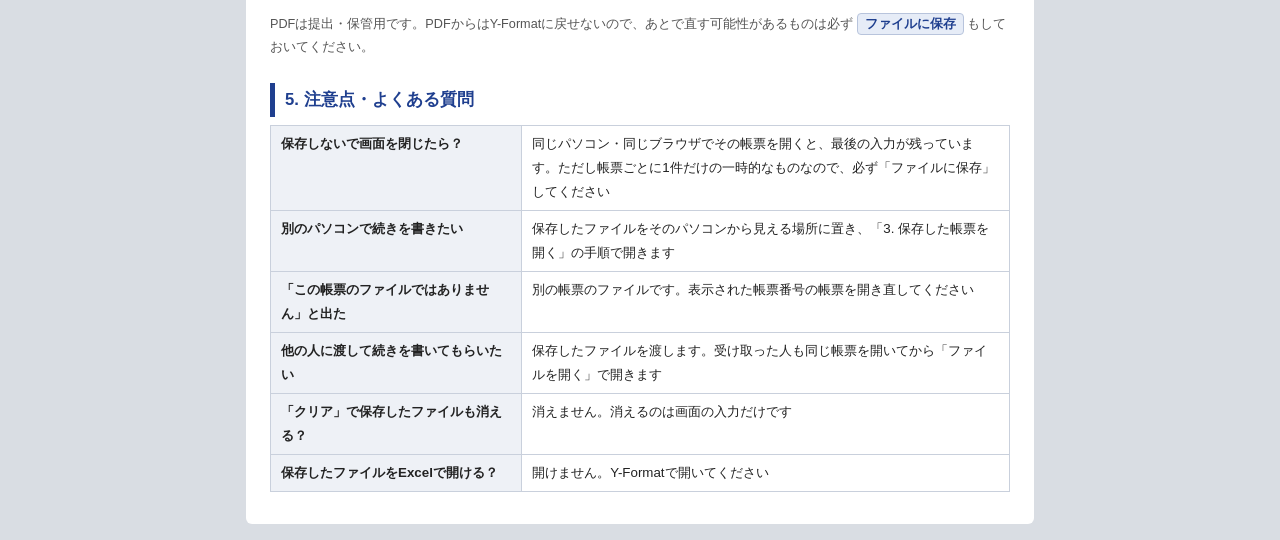
<file: torisetsu.html>
<!doctype html>
<html lang="ja">
<head>
<meta charset="utf-8">
<meta name="viewport" content="width=device-width, initial-scale=1">
<title>使い方（保存と開き方） - Y-Format</title>
<link rel="icon" type="image/png" sizes="48x48" href="icons/favicon-48.png">
<link rel="icon" type="image/png" sizes="32x32" href="icons/favicon-32.png">
<link rel="apple-touch-icon" href="icons/apple-touch-icon.png">
<meta name="theme-color" content="#1f3f8f">
<link rel="preconnect" href="https://fonts.googleapis.com">
<link rel="stylesheet" href="https://fonts.googleapis.com/css2?family=Montserrat:wght@800&display=swap">
<link rel="stylesheet" href="assets/app.css?v=2026111754">
<style>
  /* 簡単な取説（保存と開き方）。2026-11-17 ユーザー指定：帳票ごとに各自保存、帳票を開いてから「ファイルを開く」 */
  .wrap { max-width: 820px; margin: 0 auto; padding: 16px; }
  .doc { background: #fff; border-radius: 6px; padding: 18px 24px 24px; font-size: 10.5pt; line-height: 1.8; color: #222; }
  .doc h1 { font-size: 16pt; color: var(--accent); margin: 0 0 4px; }
  .doc .lead { color: #4a5a7a; font-size: 10pt; margin: 0 0 8px; }
  .doc h2 { font-size: 12.5pt; color: var(--accent); border-left: 5px solid var(--accent); padding: 2px 0 2px 10px; margin: 24px 0 8px; }
  .doc ol, .doc ul { margin: 6px 0; padding-left: 1.6em; }
  .doc li { margin: 2px 0; }
  .doc .btn { display: inline-block; font-weight: 700; color: var(--accent); background: #e6ecf7; border: 1px solid #b8c4dc; border-radius: 4px; padding: 0 7px; line-height: 1.6; white-space: nowrap; }
  .doc .key { background: #fff7d6; border: 1px solid #e6cf6a; border-radius: 6px; padding: 10px 14px; margin: 10px 0; font-weight: 700; }
  .doc .ng { background: #fdeeee; border: 1px solid #e6b4b4; border-radius: 6px; padding: 8px 14px; margin: 10px 0; }
  .doc .ng b { color: #b42318; }
  .doc .note { color: #555; font-size: 9.5pt; }
  .doc table { border-collapse: collapse; width: 100%; margin: 8px 0; font-size: 10pt; }
  .doc th, .doc td { border: 1px solid #c9d0dc; padding: 6px 10px; text-align: left; vertical-align: top; }
  .doc th { background: #eef1f6; width: 34%; }
  /* 流れ（帳票を開く → ファイルを開く → 続きを書く → ファイルに保存） */
  .flow { display: flex; flex-wrap: wrap; align-items: center; gap: 6px; margin: 10px 0; }
  .flow span { background: #eef1f6; border: 1px solid #c9d0dc; border-radius: 6px; padding: 4px 10px; font-size: 10pt; }
  .flow span.on { background: var(--accent); border-color: var(--accent); color: #fff; font-weight: 700; }
  .flow i { font-style: normal; color: #8a909b; }
  @media (max-width: 560px) { .doc { padding: 14px 14px 18px; } .tb-title .app-sub { display: none; } }
  @media print {
    .toolbar { display: none; }
    body { background: #fff; }
    .wrap { padding: 0; max-width: none; }
    .doc { padding: 0; }
    .doc h2 { break-after: avoid; }
    .doc table, .doc .key, .doc .ng, .flow { break-inside: avoid; }
  }
  @page { size: A4 portrait; margin: 14mm 14mm; }
</style>
</head>
<body>
<div class="toolbar"><div class="tb-title"><a href="./" class="tb-home" title="帳票一覧へ"><span class="app-name"><span class="y">Y</span>-Format</span><span class="sep">＞</span></a> 使い方</div><button onclick="location.href='./'">帳票一覧へ</button><button class="primary" onclick="window.print()">印刷</button></div>
<div class="wrap">
<div class="doc">
  <h1>Y-Format 簡単な取説（保存と開き方）</h1>
  <p class="lead">帳票ごとに各自がファイルで保存し、続きは「その帳票を開いてから、ファイルを開く」で書きます。</p>

  <h2>はじめに：保存のしかたはExcelと同じです</h2>
  <p>Y-Formatで書いた帳票は、<b>帳票ごとに、各自がファイルで保存</b>します。これまでExcelのデータを自分のフォルダに保存していたのと同じ考え方です。</p>
  <ul>
    <li>保存したファイルは、その帳票専用です（例：日報のファイルは日報でしか開けません）。</li>
    <li>続きを書くときは、開きたい帳票を先に開いてから <span class="btn">ファイルを開く</span> を押します。Excelのようにファイルをダブルクリックしても開きません。</li>
    <li>保存先は、これまでExcelを保存していた自分のフォルダで構いません。</li>
  </ul>

  <h2>1. 新しく書く</h2>
  <ol>
    <li>Y-Formatの帳票一覧で、書きたい帳票のカードを押します。</li>
    <li>用紙の画面が開くので、そのまま入力します。</li>
    <li>書き終わったら <span class="btn">ファイルに保存</span> を押します（次の章）。</li>
  </ol>
  <p class="note">前に書いた内容が残っているときは、上の <span class="btn">クリア</span> で空にしてから書き始めます。先に保存が必要な内容なら、クリアの前に <span class="btn">ファイルに保存</span> を押してください。</p>

  <h2>2. 保存する（帳票ごとに自分のフォルダへ）</h2>
  <ol>
    <li>画面上の <span class="btn">ファイルに保存</span> を押します。</li>
    <li>保存先を聞かれるので、自分のフォルダを選んで「保存」を押します。</li>
    <li>画面上に「ファイルに保存しました」と出れば完了です。</li>
  </ol>
  <table>
    <tr><th>ファイルの種類</th><td>.json（Y-Format専用のデータ。Excelでは開きません）</td></tr>
    <tr><th>ファイル名</th><td>「帳票名_日付」が自動で入ります（例：日報は「日報_期間_苗字」）。変えても構いません</td></tr>
    <tr><th>保存先</th><td>自分のフォルダ。帳票ごとにフォルダを分けると探しやすくなります</td></tr>
    <tr><th>2回目以降の保存</th><td>開いたファイルにそのまま上書きされます（Edge・Chrome）</td></tr>
  </table>
  <p class="note">Edge・Chrome以外のブラウザやiPadでは、保存先を聞かれず「ダウンロード」に入ります。保存後に自分のフォルダへ移してください。</p>

  <h2>3. 保存した帳票を開く（帳票が先、ファイルは後）</h2>
  <div class="key">保存したファイルは、その帳票の画面から開きます。</div>
  <div class="flow"><span>① 帳票一覧で同じ帳票を開く</span><i>→</i><span class="on">② ファイルを開く</span><i>→</i><span>③ 続きを書く</span><i>→</i><span>④ ファイルに保存</span></div>
  <ol>
    <li>Y-Formatの帳票一覧で、開きたい帳票（保存したときと同じ帳票）のカードを押します。</li>
    <li>画面上の <span class="btn">ファイルを開く</span> を押します。</li>
    <li>自分のフォルダから、保存したファイルを選びます。</li>
    <li>内容が入った状態で表示されます。続きを書いて <span class="btn">ファイルに保存</span> を押すと、同じファイルに上書きされます。</li>
  </ol>
  <div class="ng"><b>できないこと</b>
    <ul>
      <li>保存したファイルをダブルクリックしても、帳票は開きません。</li>
      <li>別の帳票の画面から開こうとすると、「この帳票のファイルではありません」と出て、そのファイルの帳票番号が表示されます。その帳票を開き直してください。</li>
    </ul>
  </div>
  <p class="note">前回の内容を元に新しい帳票を作るときは、開いて書き換えたあと、保存画面で別の名前を付けてください。そのまま保存すると前のファイルが上書きされます。</p>

  <h2>4. 印刷・PDFにする</h2>
  <ol>
    <li>画面上の <span class="btn">印刷</span> を押します。</li>
    <li>紙に印刷するときはプリンターを、PDFにするときは「PDFに保存」を選びます。</li>
    <li>A3の帳票は、用紙サイズを「A3」にしてください（印刷の前に注意が出ます）。</li>
  </ol>
  <p class="note">PDFは提出・保管用です。PDFからはY-Formatに戻せないので、あとで直す可能性があるものは必ず <span class="btn">ファイルに保存</span> もしておいてください。</p>

  <h2>5. 注意点・よくある質問</h2>
  <table>
    <tr><th>保存しないで画面を閉じたら？</th><td>同じパソコン・同じブラウザでその帳票を開くと、最後の入力が残っています。ただし帳票ごとに1件だけの一時的なものなので、必ず「ファイルに保存」してください</td></tr>
    <tr><th>別のパソコンで続きを書きたい</th><td>保存したファイルをそのパソコンから見える場所に置き、「3. 保存した帳票を開く」の手順で開きます</td></tr>
    <tr><th>「この帳票のファイルではありません」と出た</th><td>別の帳票のファイルです。表示された帳票番号の帳票を開き直してください</td></tr>
    <tr><th>他の人に渡して続きを書いてもらいたい</th><td>保存したファイルを渡します。受け取った人も同じ帳票を開いてから「ファイルを開く」で開きます</td></tr>
    <tr><th>「クリア」で保存したファイルも消える？</th><td>消えません。消えるのは画面の入力だけです</td></tr>
    <tr><th>保存したファイルをExcelで開ける？</th><td>開けません。Y-Formatで開いてください</td></tr>
  </table>
</div>
</div>
</body>
</html>
</file>
<file: assets/app.css>
/* 社内書式アプリ 共通スタイル — 全帳票で同じ見た目にする */
:root {
  --ink: #1a1a1a;
  --line: #333;
  --line-weak: #9a9a9a;
  --label-bg: #eef0f3;
  --input-bg: #fff8d6;
  --input-focus: #ffefa3;
  --accent: #1f3f8f;
  --toolbar-bg: #1f3f8f;
  /* 記述欄の罫線（7mm間隔）。グラデーションの1px線は印刷で欠けるのでSVGで描く */
  --rule-line: url("data:image/svg+xml,%3Csvg xmlns='http://www.w3.org/2000/svg' width='100' height='7' viewBox='0 0 100 7' preserveAspectRatio='none'%3E%3Crect x='0' y='6.6' width='100' height='0.3' fill='%239a9a9a'/%3E%3C/svg%3E");
  --font: "BIZ UDPGothic", "BIZ UDPゴシック", "Yu Gothic UI", "Meiryo", sans-serif;
}

* { box-sizing: border-box; }
html, body { margin: 0; }
body {
  background: #d9dde3;
  color: var(--ink);
  font-family: var(--font);
  font-size: 10pt;
}

/* ---------- 画面上部のツールバー（印刷しない） ---------- */
.toolbar {
  position: sticky; top: 0; z-index: 10;
  display: flex; align-items: center; gap: 8px; flex-wrap: wrap;
  padding: 8px 16px;
  background: var(--toolbar-bg); color: #fff;
  box-shadow: 0 2px 6px rgba(0,0,0,.2);
}
.toolbar .tb-title { font-weight: bold; font-size: 11pt; margin-right: auto; }
.toolbar .tb-title a { color: #fff; text-decoration: none; opacity: .8; font-weight: normal; }
/* アプリ名 Y-Format（2026-10-21 決定）：Montserrat ExtraBold、「Y」だけ黄色・以降は白 */
.app-name { font-family: "Montserrat", "Segoe UI", Arial, sans-serif; font-weight: 800; letter-spacing: .02em; color: #fff; }
.app-name .y { color: #ffd23f; }
.toolbar .tb-title .app-name { font-size: 15pt; }
.toolbar .tb-title a.tb-home { opacity: 1; display: inline-flex; align-items: baseline; gap: 6px; }
.toolbar .tb-title a.tb-home .app-name { font-size: 13pt; }
.toolbar .tb-title a.tb-home .sep { opacity: .7; font-weight: normal; }
.toolbar button {
  font: inherit; font-size: 10pt;
  padding: 6px 14px; border: 1px solid rgba(255,255,255,.6); border-radius: 4px;
  background: transparent; color: #fff; cursor: pointer;
}
.toolbar button.primary { background: #fff; color: var(--toolbar-bg); font-weight: bold; }
.toolbar button:hover { background: rgba(255,255,255,.15); }
.toolbar button.primary:hover { background: #e8ecf7; }
.toolbar button.tb-attach { background: rgba(255,210,63,.18); border-color: #ffd23f; } /* 付属帳票を開くボタン（工-04 など） */
.toolbar .saved { font-size: 9pt; opacity: .8; min-width: 7em; }
.toolbar .tb-zoom { display: inline-flex; align-items: center; gap: 2px; }
.toolbar .tb-zoom button { padding: 6px 10px; }
.toolbar .tb-zoom button.tb-zoom-pct { min-width: 4.2em; padding: 6px 4px; border-color: transparent; text-align: center; }

/* ---------- 用紙の拡大・縮小（ツールバーは拡大せず、横にスクロールしても画面の上に残す） ---------- */
.zoom-app { width: max-content; min-width: 100%; }
.zoom-app > .toolbar { left: 0; width: var(--tb-w, 100%); }
.zoom-stage { margin: 0 auto; }
.zoom-box { display: flow-root; width: max-content; transform-origin: 0 0; }

/* ---------- 用紙 ---------- */
.sheet {
  background: #fff;
  margin: 16px auto;
  box-shadow: 0 2px 10px rgba(0,0,0,.25);
  padding: 10mm 12mm 8mm;
  display: flex; flex-direction: column;
  position: relative;
}
.sheet.A4.portrait  { width: 210mm; min-height: 297mm; }
.sheet.A4.landscape { width: 297mm; min-height: 210mm; }
.sheet.A3.portrait  { width: 297mm; min-height: 420mm; }
.sheet.A3.landscape { width: 420mm; min-height: 297mm; }
.sheet.B4.landscape { width: 364mm; min-height: 257mm; }
.sheet.B4.portrait  { width: 257mm; min-height: 364mm; }
.sheet-body { flex: 1; display: flex; flex-direction: column; gap: 4mm; }

/* ---------- ヘッダー：タイトル（左）＋押印欄（右） ---------- */
.f-header {
  display: flex; align-items: flex-start; gap: 6mm;
  margin-bottom: 4mm;
}
.f-head-left { flex: 1; min-width: 0; align-self: stretch; display: flex; flex-direction: column; align-items: flex-start; }
.f-head-left .head-blocks { margin-top: auto; padding-top: 3mm; align-self: stretch; }
.f-code { font-size: 8pt; color: #555; letter-spacing: .05em; }
.f-code .f-iso { margin-left: 5mm; letter-spacing: 0; } /* ISOの要求事項（番号の後ろに間を空けて） */
.f-title {
  font-size: 20pt; font-weight: bold; letter-spacing: .3em;
  margin: 1mm 0 2mm;
  padding-bottom: 1.5mm;
  border-bottom: 3px double var(--line);
  display: inline-block; min-width: min(70mm, 100%); white-space: nowrap;
}
/* 配布用一覧（list.html）用。帳票画面では app.js の fitTitles が自動で縮める */
.f-title.long { font-size: 17pt; letter-spacing: .15em; }
.f-title.xlong { font-size: 15pt; letter-spacing: .05em; }
.f-sub { font-size: 9pt; margin-left: .5em; letter-spacing: 0; font-weight: normal; }
.f-meta { display: flex; flex-wrap: wrap; gap: 1.5mm 6mm; font-size: 9.5pt; }
.f-meta { align-self: stretch; }
.f-meta .m-item { display: flex; align-items: baseline; gap: 2mm; }
.f-meta .m-item.right { margin-left: auto; }
.f-meta .m-label { color: #333; white-space: nowrap; }
.f-meta .m-val { border-bottom: 1px solid var(--line); min-width: 38mm; }
.f-meta .m-item.big { font-size: 13pt; font-weight: bold; }
.f-meta .m-item.big .inp { font-size: 13pt; font-weight: bold; }
.f-meta .m-item.newline { flex-basis: 100%; }
/* lg：文字を大きく（表題の代わりに選ぶ区分など。本-営業-A0001 の設計・積算） */
.f-meta .m-item.lg { font-size: 12pt; align-items: center; }
.f-meta .m-item.lg .checks { gap: 0 5mm; padding: 0 1mm; }
.f-meta .m-item.lg .checks label { font-size: 12pt; gap: 1.5mm; }
.f-meta .m-item.lg .checks .box { width: 4.2mm; height: 4.2mm; font-size: 10pt; }
.f-meta .m-item.noline .m-val { border-bottom: none; }
/* fixw：入力欄の幅を w（mm）ちょうどにする（短い欄を検査日と同じ行に並べるとき） */
.f-meta .m-item.fixw .inp { width: 100%; }
/* 印刷では日付と同じ高さ（文字の高さ）にして、横の検査日と行をそろえる */
@media print { .f-meta .m-item.fixw .inp { height: auto; min-height: 0; padding-top: 0; padding-bottom: 0; } }

/* 押印欄 */
/* 押印欄：入りきらないときは上下2段に折り返す（右寄せ） */
.stamps { display: flex; gap: 2mm; flex-shrink: 0; flex-wrap: wrap; justify-content: flex-end; max-width: 140mm; }
.sheet.landscape .stamps { max-width: 200mm; }
/* stampClass: 'stack' … 押印欄のグループを必ず上下に並べる */
.stamps.stack { flex-direction: column; align-items: flex-end; }
.stamp-group { display: flex; border: 1.2px solid var(--line); }
.stamp-group .sg-label {
  writing-mode: vertical-rl; text-orientation: upright;
  font-size: 8pt; letter-spacing: .15em;
  background: var(--label-bg);
  border-right: 1px solid var(--line);
  padding: 1mm .8mm; display: flex; align-items: center; justify-content: center;
}
.stamp-box { width: 20mm; display: flex; flex-direction: column; }
.stamp-box + .stamp-box { border-left: 1px solid var(--line); }
.stamp-box .sb-label {
  height: 5mm; line-height: 5mm; text-align: center;
  font-size: 7.5pt; white-space: nowrap; overflow: hidden;
  background: var(--label-bg); border-bottom: 1px solid var(--line);
  letter-spacing: .05em;
}
.bottom-stamps { display: flex; justify-content: flex-end; align-items: flex-end; gap: 4mm; margin-top: 3mm; }
.bottom-stamps .notes { flex: 1; }
.stamp-box .sb-label.tight { font-size: 6.5pt; letter-spacing: 0; }
.stamp-box .sb-label.two { font-size: 6pt; line-height: 2.3mm; padding-top: .2mm; letter-spacing: 0; }
.stamp-box .sb-area { height: 20mm; position: relative; }
/* 押印欄の日付（stamps の dates）。空欄なら「/　　/」を印字して手書き */
.stamp-box .sb-date { height: 4.5mm; } /* 日付の下の罫線なし（ユーザー指定） */
.stamp-box .sb-date .inp { height: 100%; min-height: 0; padding: 0; font-size: 8pt; text-align: center; }
.stamp-box .sb-date .inp::placeholder { color: #888; opacity: 1; }
@media print { .stamp-box .sb-date .inp::placeholder { color: #000 !important; } }
.stamp-box .sb-area.dated { height: 15.5mm; }
/* 兼務の役職名（工事本部長・RE部長・支店長など）は押印部に薄く印字 */
.stamp-box .sb-roles {
  position: absolute; inset: 0; display: flex; align-items: center; justify-content: center;
  text-align: center; font-size: 6.5pt; line-height: 1.45; color: #b3bac6; pointer-events: none;
}
/* 本人欄のデート印 */
/* 印の大きさは全帳票共通（直径14.4mm）。押印欄は20mm角。本文中の小さい欄ではみ出してよい */
.self-stamp { display: flex; align-items: center; justify-content: center; cursor: pointer; overflow: visible; }
.self-stamp:hover { background: #f3f6fc; }
.self-stamp svg { width: 14.4mm; height: 14.4mm; flex-shrink: 0; display: block; overflow: visible; position: relative; z-index: 1; }
/* 三文判風の認印（selfStampStyle: inkan）は直径10.5mm */
.self-stamp svg.inkan-stamp { width: 10.5mm; height: 10.5mm; }
/* 本文中の「氏名［　］印」欄 */
table.grid td.stamp-cell { position: relative; overflow: visible; }
table.grid td.stamp-cell .self-stamp { position: absolute; inset: 0; }
.stamp-mark { font-size: 9pt; }
.self-hint { font-size: 6.5pt; color: #8a94a6; text-align: center; line-height: 1.3; }
/* 役職名（「発行」など）を残している本人欄では、「クリックで押印」は欄の下に寄せて重ならないように（2026-11-18） */
.sb-roles + .self-hint { position: absolute; left: 0; right: 0; bottom: .8mm; font-size: 5.5pt; line-height: 1.2; }
.stamp-dialog { border: 0; border-radius: 8px; padding: 18px 20px; width: min(460px, calc(100vw - 32px)); box-shadow: 0 8px 30px rgba(0,0,0,.3); font-family: var(--font); }
.stamp-dialog::backdrop { background: rgba(0,0,0,.35); }
.stamp-dialog h3 { margin: 0 0 6px; font-size: 12pt; }
.stamp-dialog .sd-note { margin: 0 0 12px; font-size: 9pt; color: #555; line-height: 1.6; }
.stamp-dialog .sd-body { display: flex; gap: 16px; align-items: center; }
.stamp-dialog .sd-fields { flex: 1; display: flex; flex-direction: column; gap: 9px; font-size: 10pt; }
.stamp-dialog .sd-fields > label { display: flex; align-items: center; gap: 8px; }
.stamp-dialog input[type=text], .stamp-dialog select { font: inherit; padding: 4px 6px; border: 1px solid #b8bfcc; border-radius: 4px; flex: 1; }
.stamp-dialog .sd-colors { display: flex; gap: 12px; align-items: center; }
.stamp-dialog .sd-colors label { display: flex; align-items: center; gap: 4px; }
.stamp-dialog .sd-prev { width: 96px; height: 96px; flex-shrink: 0; display: flex; align-items: center; justify-content: center; border: 1px solid #e0e6ef; border-radius: 6px; background: #fafcff; }
.stamp-dialog .sd-prev svg { width: 84px; height: 84px; }
.stamp-dialog .sd-empty { font-size: 8pt; color: #999; text-align: center; }
.stamp-dialog .sd-btns { display: flex; justify-content: flex-end; margin-top: 14px; }
.stamp-dialog .sd-btns button { font: inherit; padding: 6px 18px; border-radius: 4px; border: 1px solid var(--accent); background: var(--accent); color: #fff; cursor: pointer; }

/* ---------- 項目表（ラベル＋入力） ---------- */
table.grid {
  width: 100%; border-collapse: collapse; table-layout: fixed;
  border: 1.2px solid var(--line);
}
table.grid td, table.grid th {
  border: 1px solid var(--line);
  padding: 0; height: 8mm; vertical-align: middle;
  font-weight: normal;
}
table.grid th, table.grid td.lbl {
  background: var(--label-bg);
  text-align: center; font-size: 9pt; padding: 0 1.5mm;
  letter-spacing: .05em; line-height: 1.25;
}
table.grid td.lbl.left { text-align: left; }
/* 見出しの中の小さな入力欄（税率など） */
.lbl-field { display: inline-flex; align-items: center; white-space: nowrap; }
.lbl-field .inp { width: 9mm; min-height: 5mm; height: 5mm; padding: 0 .5mm; font-size: 9pt; }
/* 必須記入欄（元Excelの色塗り欄） */
table.grid td.lbl.req { background: #fbe0c6; }
table.grid td.txt { padding: 0 2mm; font-size: 9pt; }
table.grid td.note { padding: 1mm 2mm; font-size: 8pt; color: #333; white-space: pre-line; line-height: 1.5; }
table.grid tr.thin td { height: 6mm; }
table.grid tfoot td { border-top: 1.5px solid var(--line); }
/* 明細表の行の組（groupRows）：組の境目を太く、まとめた列は中央に */
table.grid tr.grp-start > td { border-top: 1.5px solid var(--line); }
table.grid td.grp-cell .inp { text-align: center; padding: 0; }
/* 日ごとのコピー・貼り付け（groupCopy）：まとめた列をクリックするとメニュー */
table.grid td.grp-copy { cursor: pointer; }
table.grid td.grp-copy:hover { background: #e6eeff; }
table.grid td.grp-copy .inp { cursor: pointer; }
.grp-menu { position: absolute; z-index: 50; display: flex; flex-direction: column; background: #fff; border: 1px solid #b8bfcc; border-radius: 6px; box-shadow: 0 4px 14px rgba(0,0,0,.18); padding: 4px; }
.grp-menu button { font: inherit; font-size: 10pt; text-align: left; padding: 6px 12px; border: 0; background: none; border-radius: 4px; cursor: pointer; white-space: nowrap; }
.grp-menu button:hover:not(:disabled) { background: #e6eeff; }
.grp-menu button:disabled { color: #aaa; cursor: default; }
/* 項目の多い帳票用（登録メモ類） */
table.grid.dense td, table.grid.dense th { height: 5mm; }
table.grid.dense .date-wrap .pv { font-size: 8.5pt; }
table.grid.dense td.lbl, table.grid.dense th { font-size: 8pt; letter-spacing: 0; padding: 0 1mm; }
table.grid.dense td.lbl.left { padding-left: 1.5mm; }
table.grid.dense .inp { font-size: 9pt; min-height: 4.8mm; }
table.grid.dense .unit, table.grid.dense td.txt { font-size: 8pt; }
table.grid.dense .checks label { font-size: 8.5pt; }
table.grid.dense td.sec { background: #dfe4ec; font-weight: bold; text-align: left; padding-left: 2mm; font-size: 8.5pt; letter-spacing: .1em; }
table.grid.dense tr.thin td { height: 4.4mm; }
table.grid.dense tr.thin td.lbl { font-size: 7pt; }
table.grid.dense tr.thin .inp { font-size: 7.5pt; min-height: 4mm; }
.blk-title {
  font-size: 10.5pt; font-weight: bold; margin: 0 0 1mm;
  padding-left: 2mm; border-left: 4px solid var(--accent);
}
.cell-wrap { display: flex; align-items: center; gap: 1mm; padding: 0 1.5mm; height: 100%; }
.cell-wrap .unit { white-space: nowrap; font-size: 9pt; }

/* ---------- 入力部品 ---------- */
.inp {
  font: inherit; font-size: 10pt; color: var(--ink);
  width: 100%; height: 100%; min-height: 7mm;
  border: 0; outline: 0; margin: 0;
  padding: 0 1.5mm;
  background: var(--input-bg);
}
.inp:focus { background-color: var(--input-focus); box-shadow: inset 0 0 0 1.5px var(--accent); }
.inp.num { text-align: right; font-variant-numeric: tabular-nums; }
.inp.center { text-align: center; }
.inp.calc { background: transparent; }
/* mark：クリックで〇を付け外し（休日など） */
.inp.mark-btn { display: block; width: 100%; height: 100%; padding: 0; border: 0; background: transparent; text-align: center; cursor: pointer; font: inherit; }
.inp.mark-btn:hover { background: rgba(0, 0, 0, .05); }
@media print { .inp.mark-btn:hover { background: transparent; } }
select.inp { appearance: none; -webkit-appearance: none; cursor: pointer; }
textarea.inp {
  resize: none; display: block; padding: 1mm 2mm;
  line-height: 7mm;
  background-image: var(--rule-line);
  background-color: var(--input-bg);
  background-attachment: local;
  background-position: 0 1mm;
  background-size: 100% 7mm;
}
textarea.inp.plain { background-image: none; line-height: 1.5; }
/* 罫線の切り替えができる記述欄（.lt）は、罫線なしでも行の間隔を罫線ありと同じにする（切り替えても文字の位置が動かない） */
textarea.inp.lt.plain { line-height: 7mm; }
/* 表の中の記述欄の「罫線」ボタン（右上、画面だけ） */
td.ln-cell { position: relative; }
td.ln-cell textarea.inp { padding-right: 11mm; }
.ln-btn { position: absolute; top: 2px; right: 2px; z-index: 2; font: inherit; font-size: 7pt; line-height: 1.4; padding: 0 6px; border-radius: 99px; border: 1px solid #b8bfcc; background: #fff; color: #777; cursor: pointer; }
.ln-btn:hover { border-color: var(--accent); color: var(--accent); }
.ln-btn.on { background: var(--accent); border-color: var(--accent); color: #fff; }
.date-wrap { display: flex; align-items: center; height: 100%; }
.date-wrap input[type=date] { flex: 1; }
/* iPad・iPhone の Safari は日付の入力に最小の幅があり、狭い欄では隣の罫線にかぶって線が消えて見える（台帳の発行日・廃止日。修正指示書） */
@supports (-webkit-touch-callout: none) {
  .date-wrap { min-width: 0; overflow: hidden; }
  .date-wrap input[type=date] { -webkit-appearance: none; appearance: none; min-width: 0; width: 100%; }
}
.pv { display: none; }
/* 期間（日付〜日付） */
.range-wrap { display: flex; align-items: center; height: 100%; }
.range-wrap .date-wrap { flex: 1; min-width: 0; }
.range-wrap .date-wrap input { min-width: 0; } /* 狭い欄でも日付の入力がはみ出さないように（本-品質-A0047 のヘッダー） */
.range-sep { padding: 0 1.5mm; }
.range-dow { white-space: nowrap; font-size: 9.5pt; padding-right: 1mm; }
table.grid .date-wrap .pv { text-align: right; font-size: 9.5pt; }

/* チェック選択（□ 選択肢） */
.checks { display: flex; flex-wrap: wrap; gap: .5mm 4mm; padding: 1mm 2mm; align-items: center; height: 100%; }
.checks label { display: inline-flex; align-items: center; gap: 1mm; cursor: pointer; white-space: nowrap; font-size: 9.5pt; }
.checks input { display: none; }
.checks .box {
  width: 3.6mm; height: 3.6mm; border: 1px solid var(--line);
  display: inline-flex; align-items: center; justify-content: center;
  font-size: 9pt; line-height: 1; background: var(--input-bg);
}
.checks input:checked + .box::after { content: "✓"; font-weight: bold; }

/* 自由記述欄 */
.free { border: 1.2px solid var(--line); display: flex; flex-direction: column; }
.free .free-label {
  background: var(--label-bg); border-bottom: 1px solid var(--line);
  padding: 1mm 2mm; font-size: 9pt; letter-spacing: .1em;
}
/* 備考の「罫線 なし／あり」切り替え（lineToggle、画面だけ） */
.free .free-label.has-toggle { display: flex; align-items: center; }
.free .line-toggle { margin-left: auto; display: inline-flex; align-items: center; gap: 2px; font-size: 8pt; letter-spacing: 0; color: #555; }
.free .line-toggle button { font: inherit; font-size: 8pt; padding: 1px 8px; border: 1px solid #b8bfcc; background: #fff; color: #555; cursor: pointer; }
.free .line-toggle button:first-of-type { border-radius: 99px 0 0 99px; margin-left: 4px; }
.free .line-toggle button:last-of-type { border-radius: 0 99px 99px 0; border-left: 0; }
.free .line-toggle button.on { background: var(--accent); border-color: var(--accent); color: #fff; font-weight: bold; }
/* 備考・内容への画像の貼り付け（images）：文章の下に並べる。追加・削除のボタンは画面だけ */
.free .img-tools { margin-left: auto; }
.free .img-tools + .line-toggle { margin-left: 8px; }
.free .img-tools button { font: inherit; font-size: 8pt; letter-spacing: 0; padding: 1px 10px; border: 1px solid #b8bfcc; border-radius: 99px; background: #fff; color: #333; cursor: pointer; }
.free .img-tools button:hover { border-color: var(--accent); }
.free-imgs { display: flex; flex-wrap: wrap; gap: 2mm; padding: 2mm; align-items: flex-start; }
.free-img { position: relative; max-width: calc(50% - 1mm); }
.free-img img { display: block; max-width: 100%; max-height: var(--img-h, 75mm); }
/* 画像があるときは文章欄を縮めて、画像の分の場所を空ける */
.free.has-img-items textarea { flex: 1 1 0; min-height: 21mm; }
.free-img button { position: absolute; top: 2px; right: 2px; width: 22px; height: 22px; border-radius: 50%; border: 0; background: rgba(0,0,0,.6); color: #fff; font-size: 13px; line-height: 22px; padding: 0; cursor: pointer; }
.free textarea { flex: 1; }
/* 文字の装飾ができる記述欄（rich）：見た目は記述欄と同じ。長文は欄が伸びる */
.inp.rich-body {
  display: block; flex: 1 1 auto; height: auto; min-height: var(--rich-min, 7mm); padding: 1mm 2mm;
  line-height: 7mm; white-space: pre-wrap; overflow-wrap: anywhere; cursor: text;
  background-image: var(--rule-line); background-color: var(--input-bg);
  background-position: 0 1mm; background-size: 100% 7mm;
}
.inp.rich-body.plain { background-image: none; }
.free.has-img-items .inp.rich-body { min-height: 21mm; }
.free .rich-tools { margin-left: 3mm; display: inline-flex; align-items: center; gap: 2px; }
.free .rich-tools button { font: inherit; font-size: 8pt; letter-spacing: 0; padding: 1px 8px; border: 1px solid #b8bfcc; border-radius: 4px; background: #fff; color: #333; cursor: pointer; }
.free .rich-tools button:hover { border-color: var(--accent); }
.free .rich-tools .rt-b { font-weight: bold; }
.free .rich-tools .rt-u { text-decoration: underline; }
.free .rich-tools .rt-k { margin-left: 4px; color: #000; font-weight: bold; }
.free .rich-tools .rt-r { color: #c00000; font-weight: bold; }
.free .rich-tools .rt-l { color: #0033cc; font-weight: bold; }
.free .rich-tools .rt-m { margin-left: 4px; background: #ffff00; }
.free .rich-tools .rt-x { margin-left: 4px; }

/* 画像欄 */
.img-field {
  position: relative; flex: 1; min-height: 40mm; cursor: pointer;
  display: flex; align-items: center; justify-content: center; overflow: hidden;
  background: var(--input-bg); outline: 0;
}
.img-field:focus { box-shadow: inset 0 0 0 1.5px var(--accent); }
.img-field .img-view { max-width: 100%; max-height: 100%; object-fit: contain; }
.img-field .img-hint { color: #777; font-size: 9pt; }
.img-field .img-del { position: absolute; top: 2mm; right: 2mm; font: inherit; font-size: 8pt; padding: 2px 8px; cursor: pointer; }
.free .img-field { border-top: 0; }
table.grid td textarea.inp { height: 100%; }

/* 見積書 表紙 */
.est-cover { display: flex; flex-direction: column; gap: 10mm; margin-top: 4mm; }
.est-to { display: flex; align-items: flex-end; gap: 3mm; font-size: 12pt; }
.est-to-line { width: 110mm; border-bottom: 1.5px solid var(--line); height: 9mm; }
.est-to-line .inp { font-size: 13pt; }
.est-company { align-self: flex-end; width: 92mm; }
.est-company img { height: 9mm; display: block; margin-bottom: 2mm; }
.est-addr { font-size: 8.5pt; line-height: 1.6; }

/* 般-25 の★・■注記（原本どおり5列、罫線なし） */
.flow-notes { font-size: 8.5pt; line-height: 1.65; }
.flow-notes .fn-star { margin-bottom: 1mm; }
.flow-notes .fn-cols { display: grid; grid-template-columns: 1fr 1fr 2.3fr 1fr 1.6fr; gap: 0 5mm; }
.flow-notes .fn-cols > div { white-space: nowrap; }

/* 本文中の文章・注記 */
.para { font-size: 10pt; line-height: 1.7; margin: 0; white-space: pre-wrap; }
.notes { font-size: 8pt; line-height: 1.6; margin: 0; padding-left: 0; list-style: none; color: #222; }
.addressee { font-size: 11pt; line-height: 1.8; }
.addressee .addr-name { display: flex; align-items: center; gap: 2mm; }
.addressee .addr-inp { width: 38mm; height: 7mm; border-bottom: 1px solid var(--line); }
.addressee .addr-inp .inp { font-size: 11pt; min-height: 6.5mm; }
.spacer { flex: 1; }

/* 本文中の押印欄（総務部記入欄など） */
.inline-stamps { display: flex; gap: 4mm; align-items: flex-end; flex-wrap: wrap; }
.inline-stamps .is-title { font-size: 9pt; margin-bottom: 1mm; }
.right { margin-left: auto; }

/* ---------- フッター ---------- */
.f-footer {
  display: flex; align-items: flex-end; justify-content: space-between;
  margin-top: 4mm; padding-top: 2mm;
  border-top: 1px solid var(--line-weak);
}
.f-footer .brand { display: flex; align-items: center; gap: 3mm; }
.f-footer .brand .mark { height: 6.5mm; }
.f-footer .brand .name { height: 4mm; }
/* ローマ字のロゴタイプ（ホームページの「YUDENSHA」に近い書体） */
.brand .word { font-family: "Montserrat", "Segoe UI", Arial, sans-serif; font-weight: 800; font-size: 12.5pt; letter-spacing: .07em; color: #1f3f8f; line-height: 1; }
.f-footer .f-ver { font-size: 7.5pt; color: #666; }
/* bare（元のExcelのままの帳票）：共通の表題なし、フッターは YESマーク＋右に文字だけ */
.sheet.bare { padding: 15mm 8mm 6mm; }
.f-footer.bare { border-top: 0; align-items: center; }
.f-footer.bare .mark-only { height: 6mm; }
.f-footer.bare .f-ver { font-family: "MS Gothic", "ＭＳ ゴシック", monospace; font-size: 8pt; color: #000; letter-spacing: .05em; }

/* ---------- 印刷 ---------- */
@media print {
  body { background: #fff; }
  .toolbar, .no-print { display: none !important; }
  /* 拡大率に関係なく等倍で印刷する */
  .zoom-app, .zoom-stage, .zoom-box { display: block; width: auto !important; min-width: 0; height: auto !important; margin: 0; transform: none !important; }
  .sheet { margin: 0; box-shadow: none; page-break-after: always; break-after: page; }
  .sheet:last-child { page-break-after: auto; break-after: auto; }
  .inp, textarea.inp, .checks .box { background-color: transparent !important; box-shadow: none !important; }
  textarea.inp { background-image: var(--rule-line); background-size: 100% 7mm; }
  textarea.inp.plain { background-image: none; }
  .inp.rich-body { background-image: var(--rule-line); background-size: 100% 7mm; }
  .inp.rich-body.plain { background-image: none; }
  select.inp { color: var(--ink); }
  .img-field { background: transparent; }
  .inp::placeholder { color: transparent; }
  .date-wrap input { display: none; }
  .date-wrap .pv { display: block; width: 100%; padding: 0 1.5mm; white-space: nowrap; overflow: hidden; }
  * { -webkit-print-color-adjust: exact; print-color-adjust: exact; }
}

/* ---------- 般-50 工期設定チェックリスト（元のExcelのままの見た目） ---------- */
.k50 { display: flex; gap: var(--k50-gap); font-family: "MS PGothic", "ＭＳ Ｐゴシック", sans-serif; font-size: 8.8pt; color: #000; }
.k50-side { flex: 1; display: flex; flex-direction: column; min-width: 0; }
.k50-head { height: calc(var(--k50-row) * 2); display: flex; flex-direction: column; justify-content: center; }
.k50-title { text-align: center; font-size: 15.9pt; line-height: 1.2; }
.k50-law { text-align: right; font-weight: bold; font-size: 8.8pt; padding-right: 22mm; }
.k50-tbl { width: 100%; border-collapse: collapse; table-layout: fixed; }
.k50-tbl tr { height: var(--k50-row); } /* 2行の項目の2行目（セルなしの行）も高さを保つ */
.k50-tbl td { border: .5pt solid #000; padding: 0 1.2mm; vertical-align: middle; line-height: 1.25; overflow: hidden; }
.k50-top { margin-bottom: 0; }
.k50-cap { margin-top: calc(var(--k50-row) * 0.5); }
.k50-cap td { text-align: center; }
.k50-th { text-align: center; font-weight: bold; }
.k50-h { text-align: center; padding: 0 !important; white-space: nowrap; }
.k50-item { text-align: justify; text-align-last: justify; padding: 0 1.5mm !important; }
.k50-chk, .k50-in { background: #eaeaea; padding: 0 !important; }
.k50-in.k50-white { background: #fff; }
.k50-txt { white-space: nowrap; }
.k50-tbl td.k50-multi { line-height: calc(var(--k50-row) - 1px); } /* 2行の項目は1行ずつ元の行の高さで */
.k50 .inp { font: inherit; font-weight: bold; background-color: transparent; height: 100%; min-height: 0; border: 0; }
.k50-chk .inp { text-align: center; text-align-last: center; padding: 0; font-weight: normal; }
.k50-conf-h { text-align: center; }
.k50-conf-s { position: relative; text-align: center; vertical-align: middle; }
.k50-hatsu { position: relative; display: inline-block; line-height: 1.6; pointer-events: none; }
.k50-legend { margin-top: var(--k50-row); line-height: var(--k50-row); }
.k50-legend-h { display: inline-block; width: 25mm; text-align: center; }
.k50-note { line-height: var(--k50-row); }
@media screen { .k50-chk .inp, .k50-in .inp { background-color: var(--input-bg); } }
/* 確認者の日付：空欄なら「/　/」を印字（手書き用） */
.k50-conf-d .inp::placeholder { color: #000; opacity: 1; font-weight: normal; }
@media screen { .k50-conf-d .inp::placeholder { color: #666; } }

/* ---------- 品質記録様式：検査項目の表（本-安全-A0001） ---------- */
.q-cols { display: flex; gap: 2mm; align-items: stretch; }
.q-cols > table { flex: 1; height: auto; }
/* 検査項目の多い帳票は段の間隔を詰めて1ページに収める */
.sheet:has(.q-cols) .sheet-body { gap: 2.5mm; }
table.grid.q-check td, table.grid.q-check th { height: 4.3mm; }
table.grid.q-check tr.q-grp > td { border-top: 1.5px solid var(--line); }
table.grid.q-check td.q-cat { writing-mode: vertical-rl; letter-spacing: 0; line-height: 1; padding: .5mm 0; font-size: 7.5pt; }
table.grid.q-check td.q-no { text-align: center; font-size: 7.5pt; }
table.grid.q-check td.q-txt { font-size: 7.5pt; line-height: 1.2; padding: .2mm 1mm; }
table.grid.q-check td.q-goal .inp { font-size: 8pt; }
table.grid.q-check td.q-goal-no { padding: 0; } /* 月安全衛生目標の番号（35 など。2026-11-27） */
table.grid.q-check td.q-goal-no .inp { padding: 0; font-size: 7.5pt; }
table.grid.q-check .inp { min-height: 3.6mm; height: 3.6mm; font-size: 8pt; padding-top: 0; padding-bottom: 0; display: block; }
/* 月安全衛生目標：見出しの上に月の記入欄（横書き）、その下に縦書きの見出し */
table.grid.q-check td.q-goal-h { writing-mode: horizontal-tb; padding: .5mm 0; vertical-align: top; }
table.grid.q-check td.q-goal-h .q-month { margin: 0 .3mm; } /* 月と見出しの間に線を入れず一体に見せる */
table.grid.q-check td.q-goal-h .q-month .inp { padding: 0; font-size: 8pt; text-align: center; }
table.grid.q-check td.q-goal-h .q-month .inp::placeholder { color: transparent; }
table.grid.q-check td.q-goal-h .q-vt { writing-mode: vertical-rl; margin: 0 auto; height: 7.2em; } /* 高さは7文字分（Safari は高さを決めないと1文字ずつ折り返して横にはみ出す。修正指示書） */
/* sheetClass: 'stamps-2row' … 押印欄のグループを2つずつ2段に（表題の長い帳票。本-工務-A0037） */
.sheet.stamps-2row .stamps { max-width: 96mm; }
/* sheetClass: 'tight-gap' … 欄と欄の間を詰める（項目の多い帳票。本-工務-A0070） */
.sheet.tight-gap .sheet-body { gap: 2.2mm; }
.sheet.tight-gap .f-header { margin-bottom: 2mm; }
.sheet.tight-gap table.grid .checks { padding: 0 1mm !important; }
.sheet.tight-gap table.grid .checks label { font-size: 8pt; }
.sheet.tight-gap table.grid .checks .box { width: 3.2mm; height: 3.2mm; }
.sheet.tight-gap table.grid .inp { min-height: 0; }
/* 本-工務-A0070 月度施工管理月報：翌月分を作るボタン（印刷しない） */
.a70-roll { display: flex; gap: 8px; align-items: center; margin-bottom: -2mm; }
.a70-roll button { font: inherit; font-size: 9.5pt; padding: 4px 12px; border: 1px solid var(--accent); border-radius: 4px; background: #fff; color: var(--accent); cursor: pointer; }
.a70-roll button:hover { background: #eef2fb; }
.a70-roll span { font-size: 8.5pt; color: #66708a; }
/* 本-工務-A0071 優良職長表彰申請書：申請理由の表 */
table.grid.q-check.a71 td.a71-cat { font-size: 8pt; line-height: 1.3; letter-spacing: .1em; }
table.grid.q-check.a71 td, table.grid.q-check.a71 th { height: 4.8mm; }
table.grid.q-check.a71 td.q-txt { font-size: 8pt; padding: .4mm 1.2mm; }
table.grid.q-check.a71 .a71-judge { display: inline-block; width: 42mm; vertical-align: middle; }
table.grid.q-check.a71 .a71-judge .inp { font-size: 8pt; }
table.grid.q-check.a71 td.a71-total { text-align: right; padding-right: 2mm; }
/* 本-工務-A0001 図面管理台帳（1件2段） */
table.grid.k1 th { height: 5.5mm; font-size: 8.5pt; }
table.grid.k1 td { height: 7mm; font-size: 9pt; }
table.grid.k1 tr.k1-top > td { border-top: 1.5px solid var(--line); }
table.grid.k1 td.k1-sub { border-bottom: 1px dashed var(--line-weak); }
table.grid.k1 .date-wrap .pv { font-size: 9pt; }
table.grid.k1 td.k1-ta { position: relative; padding: 0; vertical-align: top; }
table.grid.k1 td.k1-ta textarea.inp { position: absolute; inset: 0; width: 100%; height: 100%; font-size: 8.5pt; line-height: 1.35; padding: .8mm 1.2mm; }
.k1-pages { display: flex; gap: 8px; align-items: center; margin-top: 3mm; }
.k1-pages button { font: inherit; font-size: 9.5pt; padding: 5px 12px; border: 1px solid var(--accent); border-radius: 4px; background: #fff; color: var(--accent); cursor: pointer; }
.k1-pages button:hover { background: #eef2fb; }
.k1-pages .k1-hint { font-size: 8.5pt; color: #66708a; }
/* 表の凡例の行（tableBlock の caption） */
table.grid th.tbl-cap { height: 4.5mm; font-size: 7pt; letter-spacing: 0; text-align: left; padding: 0 2mm; background: #fff; color: #333; }
/* 本-営業-A0002 施工能力確認書：納期面・技術面の枠 */
.e2-wrap { display: flex; flex-direction: column; gap: 5mm; }
table.grid.e2 td.e2-h { height: 8mm; font-size: 11pt; font-weight: bold; letter-spacing: .2em; padding-left: 3mm; }
table.grid.e2 td.e2-body { padding: 4mm 5mm 4mm; height: auto; vertical-align: top; }
.e2-desc { margin: 0 0 5mm; font-size: 9.5pt; line-height: 1.7; text-indent: 1em; }
.e2-opt { display: flex; align-items: center; flex-wrap: wrap; margin-top: 5mm; }
.e2-opt .checks { padding: 0; height: auto; }
.e2-opt .checks label { font-size: 10pt; white-space: normal; }
.e2-date, .e2-sub { display: inline-flex; align-items: center; font-size: 10pt; }
.e2-sub { margin: 1mm 0 0 7mm; }
.e2-dv { display: inline-block; width: 40mm; }
.e2-bul { margin: 1mm 0 0 14mm; padding: 0; list-style: none; font-size: 10pt; line-height: 1.7; }
.e2-bul li::before { content: "・"; }
.e2-res { display: flex; align-items: center; gap: 8mm; margin-top: 6mm; padding-top: 4mm; border-top: 1px dashed var(--line-weak); }
.e2-res .e2-rl { font-size: 12pt; font-weight: bold; letter-spacing: .2em; }
.e2-res .checks { padding: 0; height: auto; gap: 0 8mm; }
.e2-res .checks label { font-size: 12pt; font-weight: bold; gap: 1.5mm; }
.e2-res .checks .box { width: 4.2mm; height: 4.2mm; }
/* 本-安全-A0005 幹線ケーブル通線作業チェックリスト */
/* どの行もデート印が入る高さに（印を押しても行の高さが変わらないように） */
table.grid.q5 td { height: 10mm; }
table.grid.q5 th { height: 8mm; }
table.grid.q5 td { font-size: 7.5pt; line-height: 1.3; padding: .6mm 1mm; }
table.grid.q5 tr.q5-grp > td { border-top: 1.5px solid var(--line); }
table.grid.q5 td.q5-t { font-size: 8pt; letter-spacing: .1em; }
table.grid.q5 td.q5-c { text-align: center; }
table.grid.q5 td.q5-o { text-align: left; }
table.grid.q5 td.q5-time .q5-tf { margin-top: 1mm; }
table.grid.q5 td.q5-time .inp { font-size: 8pt; text-align: center; }
table.grid.q5 td.q5-sign { padding: .3mm; text-align: center; cursor: pointer; }
table.grid.q5 td.q5-sign:hover { background: #f3f6fc; }
table.grid.q5 td.q5-sign svg { width: 9mm; height: 9mm; display: block; margin: 0 auto; }
table.grid.q5 td.q5-note { padding: 0; position: relative; }
table.grid.q5 td.q5-note textarea.inp { position: absolute; inset: 0; width: 100%; height: 100%; font-size: 7.5pt; line-height: 1.3; padding: .5mm 1mm; }
.q5-hint { font-size: 8pt; color: #66708a; margin-bottom: 1mm; }
@media print { table.grid.q5 td.q5-sign:hover { background: transparent; } }
/* 本-安全-A0015 安全衛生重点管理表：点検事項と評点の表 */
table.grid.q15 td, table.grid.q15 th { height: 5.2mm; }
table.grid.q15 th.q15-sc { line-height: 1.1; padding: .3mm 0; }
table.grid.q15 .q15-md .inp { height: 3.4mm; min-height: 0; font-size: 7pt; color: #555; padding: 0; }
table.grid.q15 td.q15-c { text-align: center; font-size: 8pt; }
table.grid.q15 td.q15-txt { font-size: 8pt; padding: 0 1.5mm; line-height: 1.2; }
table.grid.q15 td.q15-title { text-align: left; font-weight: bold; letter-spacing: 0; }
table.grid.q15 tr.q15-sec > td { border-top: 1.5px solid var(--line); }
table.grid.q15 td.q15-na { background: #f6f7f9; }
table.grid.q15 td .inp { font-size: 8.5pt; }
table.grid.q15 td.q15-memo { position: relative; vertical-align: top; }
table.grid.q15 td.q15-memo textarea.inp { position: absolute; inset: 0; width: 100%; height: 100%; font-size: 8.5pt; line-height: 1.5; }
table.grid.q15 tr.q15-total > td { border-top: 1.5px solid var(--line); }
table.grid.q15 tr.q15-sign td { height: 7mm; }
table.grid.q15 td.q15-eval { padding: 0; }
table.grid.q15 .q15-evals { display: flex; height: 100%; min-height: 21mm; }
table.grid.q15 .q15-ev { flex: 1; position: relative; display: flex; align-items: center; justify-content: center; }
table.grid.q15 .q15-ev + .q15-ev { border-left: 1px solid var(--line); }
table.grid.q15 .q15-g { font-size: 12pt; }
/* 総合評価の〇は文字に重ねて大きく */
table.grid.q15 .q15-ev .mark-btn { position: absolute; inset: 0; font-size: 26pt; line-height: 1; color: var(--ink); }
/* near：前の項目のすぐ横に置く */
.f-meta .m-item.near { margin-left: -3mm; }
.f-meta:has(.m-item.near) { align-items: baseline; } /* 横に並べた項目と文字の高さをそろえる */
/* inline：1つの欄に選択肢・入力欄・文字を並べる（間に縦罫線を入れない） */
.inline-wrap .checks { padding: 0; flex-wrap: nowrap; gap: 0 2mm; }
.inline-wrap .iw { display: flex; align-items: center; height: 100%; }
.inline-wrap .iw .inp { padding: 0 1mm; }
/* tight-checks：選択肢の多い帳票（本-安全-A0007 など）は選択肢の文字と間隔を少し詰める */
.sheet.tight-checks table.grid .checks label { font-size: 8pt; gap: .6mm; letter-spacing: -.02em; }
.sheet.tight-checks table.grid .checks .box { width: 3.2mm; height: 3.2mm; }
.sheet.tight-checks table.grid .checks { gap: 0 1.6mm !important; }
/* 日付の jp：画面でも年月日の形で見せる（入力欄の文字は隠し、上に表示用の文字を重ねる） */
@media screen {
  .date-wrap.jp { position: relative; }
  .date-wrap.jp input[type=date]::-webkit-datetime-edit { color: transparent; }
  .date-wrap.jp .pv { display: flex; align-items: center; position: absolute; inset: 0 6mm 0 0; padding: 0 1.5mm; pointer-events: none; white-space: nowrap; font-size: 9pt; }
}
.inline-wrap .iw > .date-wrap { flex: 1; min-width: 0; }
/* titleSide：表題の横の項目（年度・事故種別など） */
.f-title-row { display: flex; align-items: center; gap: 8mm; align-self: stretch; }
.f-title-row .f-title { flex: none; }
.f-title-row .title-side { width: 130mm; flex: none; }
.f-title-row .title-side td.lbl { font-size: 10pt; }
.sheet .f-title-row .title-side table.grid .checks label { font-size: 10.5pt; gap: 1mm; }
.sheet .f-title-row .title-side table.grid .checks .box { width: 3.8mm; height: 3.8mm; }
.sheet .f-title-row .title-side table.grid .checks { gap: 0 3mm !important; }
.f-title-row .title-side .inp { font-size: 11pt; }
/* ---------- sketch：略図の欄（図形・記号・文字を自由に配置） ---------- */
.sketch .sk-head { display: flex; align-items: center; gap: 3mm; height: 6mm; padding: 0 2mm; box-sizing: border-box; white-space: nowrap; overflow: hidden; }
.sketch .sk-title { flex: none; }
.sketch .sk-note { letter-spacing: 0; }
.sketch .sk-tools { display: flex; align-items: center; gap: 2px; margin-left: auto; letter-spacing: 0; }
.sketch .sk-tools button { font: inherit; font-size: 7.5pt; line-height: 1; height: 4.6mm; min-width: 5.2mm; padding: 0 2px; border: 1px solid #b8bfcc; border-radius: 3px; background: #fff; color: #333; cursor: pointer; white-space: nowrap; }
.sketch .sk-tools button:hover { border-color: var(--accent); color: var(--accent); }
.sketch .sk-tools .sk-sep { width: 1px; height: 4mm; background: #c9d0dc; margin: 0 1px; }
/* 図形・文字の色のボタン（小さな色の四角。選んでいる色は枠を太く。2026-11-26） */
.sketch .free-label.sk-head { overflow: visible; } /* 色の選択肢（見出しの下に開く）が隠れないように（2026-11-26） */
.sketch .sk-tools .sk-colorwrap { position: relative; display: inline-flex; }
.sketch .sk-tools button.sk-colorbtn { display: inline-flex; align-items: center; gap: 2px; }
.sketch .sk-tools .sk-sw { display: inline-block; width: 2.6mm; height: 2.6mm; background: var(--c, #000); border-radius: 2px; }
.sketch .sk-tools .sk-pal { position: absolute; top: calc(100% + 3px); left: 0; z-index: 30; display: flex; gap: 4px; padding: 4px; background: #fff; border: 1px solid #b8bfcc; border-radius: 4px; box-shadow: 0 3px 10px rgba(0,0,0,.15); }
.sketch .sk-tools .sk-pal[hidden] { display: none; }
/* 略図の文字をその場で直す入力欄（2026-11-26） */
.sketch .sk-edit { position: absolute; z-index: 5; box-sizing: border-box; margin: 0; padding: 2px 4px; border: 1.5px solid var(--accent); border-radius: 3px; background: #fff; font-family: inherit; line-height: 1.3; text-align: center; resize: none; overflow: hidden; box-shadow: 0 2px 8px rgba(0,0,0,.18); outline: 0; }
.sketch .sk-tools .sk-pal { flex-direction: column; }
.sketch .sk-tools .sk-pal-row { display: flex; gap: 4px; }
.sketch .sk-tools .sk-pal-row { align-items: center; }
.sketch .sk-tools .sk-pal-lbl { width: 2.2em; font-size: 7.5pt; color: #556; white-space: nowrap; }
.sketch .sk-tools .sk-pal button.sk-fill { min-width: 0; width: 5.5mm; height: 5.5mm; padding: 0; background: var(--c); border: 1px solid #b8bfcc; }
.sketch .sk-tools .sk-pal button.sk-fill.none { background: linear-gradient(to top right, #fff calc(50% - 1px), #d40000 50%, #fff calc(50% + 1px)); }
.sketch .sk-tools .sk-pal button.sk-fill.on { box-shadow: 0 0 0 2px var(--accent); border-color: #fff; }
.sketch .sk-tools .sk-pal button.sk-dash { min-width: 0; height: 5.5mm; padding: 0 2px; background: #fff; border: 1px solid #b8bfcc; }
.sketch .sk-tools .sk-pal button.sk-dash svg { display: block; }
.sketch .sk-tools .sk-pal button.sk-dash.on { box-shadow: 0 0 0 2px var(--accent); border-color: #fff; }
.sketch .sk-tools .sk-pal button.sk-color { min-width: 0; width: 5.5mm; height: 5.5mm; padding: 0; background: var(--c); border: 2px solid #fff; box-shadow: 0 0 0 1px #b8bfcc; }
.sketch .sk-tools .sk-pal button.sk-color.on { box-shadow: 0 0 0 2px var(--accent); }
@media screen { .sketch .sk-note { display: none; } }
.sketch .sk-area { flex: 1; position: relative; min-height: 20mm; outline: none; }
.sketch .sk-area:focus-visible { box-shadow: inset 0 0 0 1.5px var(--accent); }
.sketch .sk-svg { position: absolute; inset: 0; width: 100%; height: 100%; touch-action: none; user-select: none; }
.sketch .sk-svg text { font-family: var(--font); cursor: move; }
.sketch .sk-svg [data-i] { cursor: move; }
.sketch .sk-handle { fill: #fff; stroke: var(--accent); stroke-width: .4; cursor: nwse-resize; }
.sketch .sk-item.on > :not(.sk-handle) { filter: drop-shadow(0 0 .6px var(--accent)); }
@media screen { .sketch .sk-area { background: var(--input-bg); } }
@media print { .sketch .sk-handle { display: none; } .sketch .sk-item.on > * { filter: none; } }
/* 罫線の切り替えボタンで見出しの行が高くならないように（画面と印刷で欄の高さをそろえる。略図の描く範囲がずれないように） */
.free .free-label.has-toggle .line-toggle, .free .free-label.has-toggle .line-toggle button { line-height: 1; }
.free .free-label.has-toggle .line-toggle { height: 3.1mm; }
.free .free-label.has-toggle .line-toggle button { padding-top: 0; padding-bottom: 0; height: 3.1mm; font-size: 7.5pt; }
/* inline の stack：上下に積む（間に横罫線なし） */
.inline-wrap.stack { flex-direction: column; align-items: stretch; justify-content: center; gap: 0; padding: 0; }
.inline-wrap.stack > .iw { flex: 1; min-height: 0; }
.inline-wrap.stack > .iw > * { flex: 1; }
/* 本-購買-A0001 購買業者台帳（A3横、1社2段：工事番号／評価点） */
table.grid.b1 th { height: 4.6mm; font-size: 7.5pt; line-height: 1.2; }
table.grid.b1 td { height: 5mm; font-size: 7.5pt; }
table.grid.b1 tr.b1-top > td { border-top: 1.5px solid var(--line); }
table.grid.b1 td.b1-sub { border-bottom: 1px dashed var(--line-weak); }
table.grid.b1 td.b1-no { text-align: center; }
table.grid.b1 td.b1-auto, table.grid.b1 td.b1-auto .inp { background: #e9edf5; } /* 自動計算の欄（入力欄の黄色と分ける） */
table.grid.b1 td.b1-rank .inp { font-size: 9pt; font-weight: 700; }
table.grid.b1 .inp { font-size: 8pt; padding: 0 .4mm; min-height: 0; height: 100%; }
table.grid.b1 td.b1-koban .inp { font-family: Arial, sans-serif; font-size: 6.2pt; letter-spacing: -.03em; padding: 0 .2mm; } /* 12桁の工番が入るよう、数字の幅の狭い書体 */
/* 本-購買-A0002-1〜3 協力会社評価表（A4横5社。1社4段） */
table.grid.b2 th { height: 4.6mm; font-size: 7.5pt; line-height: 1.15; }
table.grid.b2 td { height: 5mm; font-size: 8pt; }
table.grid.b2 th.b2-kai { font-size: 6.5pt; }
table.grid.b2 th.b2-no.off { color: #a3abbd; }
table.grid.b2 td.b2-off { text-align: center; color: #a3abbd; background: #f4f5f8; }
table.grid.b2 tr.b2-score td { height: 6mm; }
table.grid.b2 tr.b2-score select.inp { font-size: 9pt; padding: 0 0 0 1mm; }
table.grid.b2 td.b2-base { text-align: center; }
table.grid.b2 td.b2-auto, table.grid.b2 td.b2-auto .inp { background: #e9edf5; }
table.grid.b2 td.b2-rate .inp { font-weight: 700; font-size: 10pt; }
table.grid.b2 td.b2-ta { position: relative; padding: 0; height: 8.3mm; } /* 所属長所見は2行 */
table.grid.b2 td.b2-ta textarea.inp { position: absolute; inset: 0; width: 100%; height: 100%; font-size: 8pt; line-height: 1.3; padding: .6mm 1.2mm; }
table.grid.b2 .inp { min-height: 0; }
table.grid.b2-guide th { font-size: 8pt; height: 5mm; }
table.grid.b2-guide td { font-size: 7pt; line-height: 1.25; padding: .3mm 1mm; }
table.grid.b2-guide td.c { text-align: center; }
table.grid.b2-guide td.b2-desc > div { display: flex; }
table.grid.b2-guide td.b2-desc b { flex: none; width: 6.5mm; }
table.grid.b2-guide td.b2-desc > div.std, table.grid.b2-guide .b2-std-mark { background: #dfe3ea; } /* 標準点の網掛け */
/* 本-購買-A0003 新規協力会社評価表（区分を選んで、その列の点数をクリック。評価は自動） */
.b3-kubun { display: flex; align-items: center; gap: 2mm; margin-bottom: 2mm; }
.b3-kubun-lbl { font-size: 9pt; font-weight: 700; color: var(--accent); margin-right: 1mm; }
.b3-pick { font: inherit; font-size: 10pt; padding: 1mm 4mm; border: 1px solid var(--line); border-radius: 999px; background: #fff; cursor: pointer; }
.b3-pick.on { border: 2px solid var(--accent); font-weight: 700; color: var(--accent); }
.b3-hint { font-size: 8.5pt; color: #66708a; }
@media print { .b3-pick { border-color: transparent; padding: 1mm 2.5mm; } .b3-pick.on { border: 1.5px solid #000; color: #000; } }
table.grid.b3 th { font-size: 8.5pt; line-height: 1.15; padding: .8mm .5mm; }
table.grid.b3 td { font-size: 8.5pt; height: 5.2mm; }
table.grid.b3 tr.b3-grp > td, table.grid.b3 tr.b3-grp > th { border-top: 1.5px solid var(--line); }
table.grid.b3 tr.b3-item > td { border-top: 1px solid var(--line); }
table.grid.b3 td.b3-cat { text-align: center; line-height: 1.3; font-size: 9pt; background: var(--head-bg, #eef1f6); }
table.grid.b3 td.b3-name { padding: 0 1.5mm; }
table.grid.b3 td.b3-na { text-align: center; color: #8a92a6; }
table.grid.b3 td.b3-p { text-align: center; padding: 0; }
table.grid.b3 .off { color: #b8bfcd; }
table.grid.b3 td.b3-desc { font-size: 8pt; padding: 0 1.5mm; }
.b3-pt { font: inherit; width: 5.2mm; height: 5.2mm; line-height: 1; padding: 0; border: 1px solid transparent; border-radius: 50%; background: #fff8d6; cursor: pointer; }
.b3-pt:hover { border-color: var(--line-weak); }
.b3-pt.on { border: 1.5px solid #000; font-weight: 700; background: transparent; }
@media print { .b3-pt { background: transparent; } }
table.grid.b3 td.b3-auto, table.grid.b3 td.b3-auto .inp { background: #e9edf5; }
table.grid.b3 td.b3-auto.off { background: transparent; }
table.grid.b3 td.b3-base { text-align: center; }
table.grid.b3 td.b3-rate { padding: 1mm 2mm; font-size: 9pt; }
table.grid.b3 .b3-rate-v { display: inline-block; width: 16mm; vertical-align: middle; background: #e9edf5; }
table.grid.b3 .b3-rate-v .inp { font-weight: 700; font-size: 11pt; }
table.grid.b3 .b3-small { font-size: 8pt; margin-left: 2mm; }
table.grid.b3 .b3-left .inp { font-size: 8pt; color: #b0522a; height: auto; min-height: 0; }
table.grid.b3 th.b3-eval-h { height: 11mm; }
table.grid.b3 td.b3-eval { text-align: center; font-size: 10pt; white-space: nowrap; padding: 0; letter-spacing: -.05em; } /* iPad の文字でも枠に収まるように少し小さく（修正指示書） */
table.grid.b3 .b3-rank { display: inline-block; width: 6mm; height: 6mm; line-height: 5.7mm; letter-spacing: 0; border-radius: 50%; border: 1.5px solid transparent; }
table.grid.b3 .b3-rank.on { border-color: #000; font-weight: 700; }
table.grid.b3 .b3-dot { margin: 0 .2mm; }
table.grid.b3 td.b3-criteria { font-size: 8.5pt; padding: 1mm 3mm; line-height: 1.5; }
/* 本-購買-A0004-1・2 見積依頼書／注文書付属書（A4横の両面。表面は表を左右2段、裏面は約款） */
table.grid.b4 { flex: 1; } /* 左右の表の下端をそろえる（数pxの差は各行に配分） */
table.grid.b4 th { font-size: 7pt; height: 3.5mm; padding: 0 .5mm; line-height: 1.1; }
table.grid.b4 td { font-size: 7pt; height: 3.6mm; line-height: 1.12; padding: 0 1mm; }
table.grid.b4 tr.b4-grp > td, table.grid.b4 tr.b4-grp > th { border-top: 1.2px solid var(--line); }
table.grid.b4 th.b4-lbl { font-weight: 400; text-align: center; }
table.grid.b4 th.b4-mh { font-size: 5.8pt; letter-spacing: -.05em; }
table.grid.b4 td.b4-m { padding: 0; text-align: center; }
.b4-mark { font: inherit; font-size: 8pt; line-height: 1; width: 100%; height: 100%; min-height: 3.4mm; padding: 0; border: 0; background: #fff8d6; cursor: pointer; display: block; }
@media print { .b4-mark { background: transparent; } }
table.grid.b4 td.b4-txt.red, table.grid.b4 td.b4-txt.red label { color: #c0392b; }
table.grid.b4 .inp { font-size: 7pt; min-height: 0; height: 3.5mm; padding-top: 0; padding-bottom: 0; line-height: 3.5mm; }
table.grid.b4 td.b4-in { padding: 0; }
table.grid.b4 .date-wrap, table.grid.b4 .range-wrap { min-height: 0; height: 3.5mm; }
table.grid.b4 .date-wrap .pv { font-size: 7pt; line-height: 3.4mm; }
table.grid.b4 .b4-inline { display: flex; align-items: center; gap: 1mm; }
table.grid.b4 .b4-inline > .inp, table.grid.b4 .b4-inline > .date-wrap { flex: 1; min-width: 0; }
table.grid.b4 .b4-lt { flex: none; width: 44mm; }
table.grid.b4 .b4-inline .checks { padding: 0 !important; gap: 0 3mm; min-height: 0; }
table.grid.b4 .b4-inline .checks label { font-size: 7pt; }
table.grid.b4 .b4-inline .checks .box { width: 2.6mm; height: 2.6mm; }
table.grid.b4 .b4-kensa .b4-sub { flex: none; padding-left: 2mm; }
table.grid.b4 .b4-kensa .b4-kv { flex: 1; min-width: 0; }
table.grid.b4 .b4-inline > .b4-kv { flex: 1; min-width: 0; }
.b4-terms { columns: 2; column-gap: 7mm; font-size: 7.4pt; line-height: 1.42; text-align: justify; }
.b4-terms-title { font-weight: 700; font-size: 9pt; margin-bottom: 1mm; }
.b4-terms p { margin: 0; break-inside: avoid-column; }
.b4-terms p.art { text-indent: -1em; padding-left: 1em; margin-top: .6mm; }
.b4-terms p.sub { padding-left: 1em; }
.b4-terms .b4-ijo { text-align: right; margin-top: 1mm; }
/* 本-購買-A0008 登録電気工事基幹技能者業務注文付属書（A4横、業務の表は左右2段。表の見た目は本-購買-A0004 の b4） */
table.grid.b8 th.b8-cat { writing-mode: vertical-rl; letter-spacing: .15em; padding: .5mm 0; font-size: 7.5pt; }
.b8-calc { display: flex; flex-direction: column; align-items: center; gap: 1mm; }
table.grid.b8-calc-t { width: 109mm; table-layout: fixed; }
table.grid.b8-calc-t th { font-size: 8pt; height: 4.5mm; }
table.grid.b8-calc-t td { height: 6mm; font-size: 9pt; }
table.grid.b8-calc-t td.b8-op { text-align: center; padding: 0; }
table.grid.b8-calc-t td.b4-auto, table.grid.b8-calc-t td.b4-auto .inp { background: #e9edf5; }
.b8-warn { align-self: stretch; }
.b8-warn .inp { width: 100%; font-size: 8pt; color: #b0522a; min-height: 0; height: auto; text-align: center; }
/* 工期（月）の欄の中の縦線なし（罫線を重ねて描く表なので、隣り合う両側の線を消す） */
table.grid.b8-calc-t td.b8-in1 { border-right: none; }
table.grid.b8-calc-t td.b8-in { border-left: none; border-right: none; }
table.grid.b8-calc-t td.b8-in.b8-last { border-right: 1px solid var(--line); }
.sheet:has(table.b8) .head-blocks { width: calc((297mm - 24mm - 4mm) / 2); max-width: none; align-self: flex-start; } /* 工番・件名の幅を下の左の表とそろえる */
table.grid.b4.b8 td { height: 4.05mm; } /* 工番・件名を上に移した分、行を高く */
table.grid.b4.b8 .b4-mark { min-height: 3.9mm; }
/* 本-購買-A0004 業者名（左の表の上、幅は左の表とそろえる）と業者の追加・削除 */
.b4-head { display: flex; flex-wrap: wrap; align-items: center; gap: 4mm; }
/* 本-購買-A0004：日付の順番の警告（見積依頼書 ＜ 見積提出日 ＜ 見積書工期。2026-11-18）。印刷には出ない */
.b4-warn-box { flex-basis: 100%; background: #fdeeee; border: 1px solid #e6b4b4; color: #b42318; border-radius: 4px; padding: 1.2mm 2.5mm; font-size: 8.5pt; line-height: 1.5; }
.b4-warn { outline: 2px solid #d92d20 !important; outline-offset: -2px; background: #fdeeee !important; }
@media print { .b4-warn { outline: none !important; background: none !important; } }
table.grid.b4-vendor { width: calc((297mm - 24mm - 4mm) / 2); flex: none; }
table.grid.b4-vendor th { width: 23mm; height: 6.5mm; font-size: 9pt; }
table.grid.b4-vendor td { height: 6.5mm; font-size: 10pt; }
table.grid.b4-vendor td.b4-dono { width: 8mm; text-align: center; border-left: none; }
table.grid.b4-vendor td.b4-vname { border-right: none; } /* 殿の前の罫線なし（両側とも消す） */
.b4-pages { display: flex; flex-wrap: nowrap; gap: 1.5mm; white-space: nowrap; }
.b4-pages button { font: inherit; font-size: 8pt; padding: 2px 6px; border: 1px solid var(--accent); border-radius: 4px; background: #fff; color: var(--accent); cursor: pointer; }
.b4-pages button:hover { background: #eef2fb; }
.sheet:has(table.b4-right) .notes { font-size: 7.5pt; line-height: 1.38; } /* 本-購買-A0004 右の表の下の注意書き */
/* 本-購買-A0004-1・2 の縦・β版：左右2段のまま幅を詰め、縦の余裕で文字と行を大きくする */
.b4-tate table.grid.b4-vendor { width: calc((210mm - 24mm - 4mm) / 2); }
/* 購-09 工期設定チェックリストの縦・β版（A0004 の縦と同じ表）：表の見出し（1⃣・2⃣）と、契約時確認・工事名称 */
table.grid.b4 th.k50v-cap { font-weight: 700; text-align: left; padding-left: 1.5mm; background: #fff; }
table.grid.b4-vendor.k50v-top th { width: 23mm; }
table.grid.b4-vendor.k50v-top td { font-size: 9pt; }
@media screen { table.grid.b4-vendor.k50v-top .inp::placeholder { color: #b5b5b5; opacity: 1; } } /* 確認先・担当者の案内は薄いグレー（印刷では出ない） */
.sheet.k50v table.grid.b4 td { height: 9.4mm; } /* 行数が少ないので、用紙の高さに合わせて行を高く */
.b4-tate .b4-head { flex-wrap: wrap; gap: 1.5mm 4mm; }
.b4-tate table.grid.b4 th { font-size: 8pt; height: 4.8mm; }
.b4-tate table.grid.b4 th.b4-mh { font-size: 5.8pt; }
.b4-tate table.grid.b4 td { font-size: 8pt; height: 5.3mm; line-height: 1.15; }
.b4-tate table.grid.b4 .inp { font-size: 8pt; height: 4.6mm; line-height: 4.6mm; }
.b4-tate table.grid.b4 .date-wrap, .b4-tate table.grid.b4 .range-wrap { height: 4.6mm; }
.b4-tate table.grid.b4 .date-wrap .pv { font-size: 8pt; line-height: 4.5mm; }
.b4-tate table.grid.b4 .b4-inline { flex-wrap: wrap; }
.b4-tate table.grid.b4 .b4-inline .checks label { font-size: 8pt; }
.b4-tate table.grid.b4 .b4-lines .b4-inline { display: block; }
.b4-tate table.grid.b4 .b4-lt { display: block; width: auto; }
.b4-tate table.grid.b4 .b4-kensa .b4-sub { width: 24mm; }
.b4-tate table.grid.b4 .b4-kensa .b4-kv { flex: 1 1 calc(100% - 26mm); }
.b4-tate .b4-terms { font-size: 8.2pt; line-height: 1.43; }
.b4-tate .b4-terms-title { font-size: 10pt; }
.sheet.b4-tate:has(table.b4-right) .notes { font-size: 8pt; }
/* 本-総務-A0001〜A0003 文書の台帳（A4横、1ページ16件） */
table.grid.s1 th { height: 7mm; font-size: 9pt; letter-spacing: .1em; }
table.grid.s1 td { height: 8.2mm; font-size: 9pt; }
table.grid.s1 .date-wrap .pv { font-size: 9pt; }
/* 本-総務-A0012 教育訓練実施記録（受講者40名） */
table.grid.s12 th { height: 5.5mm; font-size: 8.5pt; }
table.grid.s12 td { height: 7.4mm; font-size: 9pt; } /* 30名・手書きしやすい高さ（修正指示書） */
table.grid.s12 td.s12-no { text-align: center !important; font-size: 8pt; padding: 0; } /* 通し番号は中央 */
table.grid.s12 .inp { min-height: 0; }
/* 本-総務-A0013 年度教育訓練計画（A4横、1ページ5項目、スケジュールは月をクリックで■） */
.sheet:has(table.s13) .head-blocks { width: 90mm; align-self: flex-start; }
table.grid.s13 th { height: 4.6mm; font-size: 8pt; line-height: 1.2; }
table.grid.s13 th.s13-l { font-size: 7.5pt; }
table.grid.s13 td { height: 4.6mm; font-size: 8.5pt; }
table.grid.s13 tr.s13-top > td { border-top: 1.5px solid var(--line); }
table.grid.s13 td.s13-item { padding: 0; vertical-align: top; }
table.grid.s13 .s13-line { height: 5mm; border-bottom: 1px dashed var(--line-weak); display: flex; align-items: center; }
table.grid.s13 .s13-line:last-child { border-bottom: 0; }
table.grid.s13 .s13-line .inp { min-height: 0; height: 100%; font-size: 8.5pt; }
table.grid.s13 .s13-period > span { flex: none; font-size: 8pt; padding: 0 .3mm; }
table.grid.s13 .s13-period .date-wrap { flex: 1; min-width: 0; }
table.grid.s13 .s13-period > .inp { width: 7mm; flex: none; }
table.grid.s13 td.s13-ta { position: relative; padding: 0; }
table.grid.s13 td.s13-ta textarea.inp { position: absolute; inset: 0; width: 100%; height: 100%; font-size: 8.5pt; line-height: 1.35; padding: .8mm 1.2mm; }
table.grid.s13 td.s13-k { text-align: center; font-size: 7.5pt; padding: 0; }
table.grid.s13 td.s13-m { padding: 0; }
table.grid.s13 td.s13-m .mark-btn { font-size: 9pt; color: #1F3F8F; }
table.grid.s13 tr.s13-mrow td { height: 3.4mm; font-size: 6pt; text-align: center; color: #555; padding: 0; }
/* 本-品質-A0011 計測機器借用依頼書（17行）・A0013 計測機器使用前点検表（22行） */
table.grid.h11 th, table.grid.h13 th { height: 6mm; font-size: 8.5pt; letter-spacing: .05em; }
table.grid.h11 td { height: 9.6mm; font-size: 9pt; }
table.grid.h11 td.h11-no { text-align: center !important; font-size: 8.5pt; padding: 0; }
table.grid.h13 td { height: 8.8mm; font-size: 9pt; }
table.grid.h13 td.h13-sel .checks { padding: 0 !important; gap: 0 2.5mm; justify-content: center; }
table.grid.h13 td.h13-sel .checks label { font-size: 8.5pt; }
table.grid.h11 .date-wrap .pv, table.grid.h13 .date-wrap .pv { font-size: 9pt; text-align: center; }

/* col の fit：つないだ表の境目の罫線を1本に（本-品質-A0014） */
.col-fit > * + * { margin-top: -1px; }

/* 表の中の押印欄（grid の stamps。本-品質-A0015）：欄の右下に置く。列の幅は押印欄ちょうど（20mm×個数）にして、
   左・右・下の枠は表の罫線を使う（押印欄の枠を重ねると幅が枠の分はみ出して、表の罫線とずれて見える。ユーザー指摘） */
table.grid td.stamps-cell { vertical-align: bottom; padding: 0; }
td.stamps-cell .stamps { justify-content: flex-end; max-width: none; gap: 0; }
td.stamps-cell .stamp-group { border-width: 1px 0 0 1px; }
/* 左の線は押印欄側でも引く（隣の欄の入力の背景が表の罫線に重なって、画面で線が切れて見えるため。ユーザー指摘）。幅は線の分だけ詰める */
td.stamps-cell .stamp-box:first-child { width: calc(20mm - 1px); }
/* 本-品質-A0015 是正処置報告書 */
.h15-to { display: flex; align-items: flex-end; gap: 6mm; margin: 0; }
.h15-to .h15-ate { display: flex; align-items: flex-end; width: 80mm; border-bottom: 1px solid var(--line); }
.h15-to .h15-ate .inp { font-size: 11pt; }
.h15-to .h15-onchu { font-size: 11pt; letter-spacing: .3em; padding: 0 1mm 1mm; white-space: nowrap; }
table.grid td.h15-sec { background: var(--label-bg); font-weight: bold; text-align: left; padding-left: 2mm; height: 6mm; }
table.grid td.h15-sub { text-align: left; padding-left: 2mm; height: 5.5mm; border-bottom: 0; }
/* 本-品質-A0018 不適合処理報告書：発行種別は元の様式どおり3つずつ2段 */
.sheet.h18 .checks:has(input[name="r_shubetsu"]) { display: grid; grid-template-columns: repeat(3, auto); justify-content: start; gap: 0 6mm; }
/* 本-品質-A0020 検査指摘事項・確認書 */
table.grid.h20 th { height: 7mm; font-size: 8pt; line-height: 1.15; letter-spacing: .05em; }
table.grid.h20 td { height: 7.4mm; font-size: 9pt; }
table.grid.h20 td.h11-no { text-align: center !important; font-size: 8.5pt; padding: 0; }
table.grid.h20 .date-wrap .pv { font-size: 9pt; text-align: center; }
.h20-notes { margin: 0; }
.h20-route { border-collapse: collapse; font-size: 7.5pt; line-height: 1.35; }
.h20-route td { padding: 0 2mm 0 0; white-space: nowrap; }
/* 指摘事項・処置：欄の中で折り返し、行の高さを JS で伸ばす（文字の大きさは変えない） */
table.grid.h20 textarea.h20-wrap { min-height: 0; padding: .6mm 1.5mm; line-height: 1.35; resize: none; overflow: hidden; display: block; }
/* 本-品質-A0021 検査報告書：添付書類の名前は元の書式どおり字間を空けて */
table.grid td.h21-doc { text-align: left; padding-left: 2mm; letter-spacing: .12em; }
/* 本-品質-A0047 現場巡回検査報告書：31項目を1枚に収めるため行を詰める */
/* 本-品質-00016 ①元請負時 巡回・中間・完成検査チェックリスト（2026-11-17） */
table.grid.q16 th { height: 5.5mm; font-size: 8.5pt; letter-spacing: .05em; white-space: nowrap; }
table.grid.q16 td { height: 6.2mm; font-size: 8pt; padding: 0; }
table.grid.q16 td.q16-cat { text-align: center; padding: 1mm 0; }
table.grid.q16 td.q16-cat span { writing-mode: vertical-rl; letter-spacing: .1em; font-size: 8pt; display: inline-block; }
table.grid.q16 td.q16-no { text-align: center; }
table.grid.q16 td.q16-no .inp { text-align: center; }
table.grid.q16 td.q16-text { text-align: left; padding: .5mm 1.5mm; line-height: 1.3; white-space: pre-line; }
table.grid.q16 textarea.q16-wrap { min-height: 0; padding: .5mm 1.5mm; font-size: 8pt; line-height: 1.3; resize: none; overflow: hidden; display: block; }
table.grid.q16 .q16-mark { width: 100%; height: 100%; min-height: 6.2mm; display: flex; align-items: center; justify-content: center; font-weight: bold; font-size: 10.5pt; cursor: pointer; padding: 0; }
.q16-head { display: flex; flex-wrap: wrap; gap: 1mm 6mm; font-size: 8.5pt; border: 1px solid #333; padding: 1.2mm 2mm; margin-bottom: 1.5mm; min-height: 6mm; }
.q16-head b { font-weight: bold; margin-right: 2mm; color: #333; }
/* ②簡易版（中間／竣工） */
table.grid.q16b th { white-space: pre-line; line-height: 1.15; font-size: 8pt; }
table.grid.q16b td { font-size: 7.5pt; }
table.grid.q16b tr.q16-sec td { height: 5.5mm; font-weight: bold; background: #f2f4f8; }
table.grid.q16 td.q16-bikotd { vertical-align: top; }
.q16-ver { display: flex; align-items: center; gap: 2mm; margin-bottom: 2mm; font-size: 9pt; }
.q16-ver button { font: inherit; font-weight: 700; padding: 1mm 5mm; border: 1px solid #b8bfcc; border-radius: 99px; background: #fff; color: #333; cursor: pointer; }
.q16-ver button.on { background: var(--accent); border-color: var(--accent); color: #fff; }
.q16-ver .q16-ver-hint { color: #4a5a7a; font-size: 8pt; }
/* ③設備別 */
table.grid.q16c td { height: 7mm; font-size: 9pt; }
table.grid.q16c tr.q16-on td { background: #eef4ff; }
.q16-hint { margin-top: 2mm; font-size: 9pt; color: #4a5a7a; }
table.grid.q16h { margin-bottom: 1.5mm; }
table.grid.q16h th { font-size: 8pt; letter-spacing: 0; }
table.grid.q16h td { height: 6.5mm; font-size: 8.5pt; }
table.grid.q16d th { white-space: pre-line; line-height: 1.1; font-size: 7.5pt; letter-spacing: 0; height: 4mm; }
table.grid.q16d th.q16-shu { font-size: 6.5pt; white-space: nowrap; padding: 0; }
table.grid.q16d td { height: 5.6mm; font-size: 7pt; }
table.grid.q16d td.q16-text { line-height: 1.22; padding: .3mm 1.2mm; }
table.grid.q16d .q16-mark { min-height: 5.6mm; font-size: 9pt; }
table.grid.q16d textarea.q16-wrap { font-size: 7pt; line-height: 1.22; padding: .3mm 1.2mm; }
table.grid.q16d tr.q16-sec td { height: 5mm; font-weight: bold; background: #f2f4f8; }
.q16-red { color: #c00; }
.q16-live { white-space: pre-wrap; }
/* 本-品質-00015 重点管理事項チェックリスト（2026-11-17） */
table.grid.h15c th { height: 5.5mm; font-size: 8.5pt; letter-spacing: .05em; white-space: nowrap; }
table.grid.h15c td { height: 8mm; font-size: 8.5pt; padding: 0; }
table.grid.h15c td.h15c-text { text-align: left; padding: .6mm 1.5mm; line-height: 1.35; }
table.grid.h15c td.h15c-bikotd { vertical-align: top; }
table.grid.h15c .h15c-pre { font-size: 7pt; color: #333; padding: .6mm 1.5mm 0; line-height: 1.3; }
table.grid.h15c textarea.h15c-biko { min-height: 0; padding: .6mm 1.5mm; font-size: 8pt; line-height: 1.35; resize: none; overflow: hidden; display: block; }
table.grid.h15c .h15c-mark { width: 100%; height: 100%; min-height: 8mm; display: flex; align-items: center; justify-content: center; font-weight: bold; font-size: 11pt; cursor: pointer; padding: 0; }
table.grid.h15c .inp { min-height: 0; font-size: 8pt; }
table.grid.h47 th { height: 5mm; font-size: 8pt; letter-spacing: .05em; }
table.grid.h47 td { height: 4.3mm; font-size: 7.5pt; padding: 0; }
table.grid.h47 td.h47-cat { text-align: center; font-weight: bold; font-size: 8.5pt; }
table.grid.h47 td.h47-item { text-align: left; padding: .2mm 1.2mm; line-height: 1.2; }
table.grid.h47 .inp { min-height: 0; font-size: 8pt; }
table.grid.h47 .h47-mark { width: 100%; height: 100%; display: flex; align-items: center; justify-content: center; font-weight: bold; cursor: pointer; padding: 0; }
/* 建築現況・電気設備現況・所感の高さ（ユーザー指定で広めに。1枚に収まる範囲） */
.sheet.h47 table.grid:not(.h47) textarea:not(.fit2) { height: 20mm !important; } /* 件名（fit2）は除く（2026-11-25） */
/* 本-品質-A0051 個別工事施工プロセス管理表（A3横）：12列の表。■□はクリックで切り替え */
table.grid.h51 th { font-size: 8pt; line-height: 1.25; letter-spacing: .05em; padding: 0 .5mm; }
table.grid.h51 td { font-size: 7.4pt; line-height: 1.3; vertical-align: top; text-align: left; padding: .6mm .8mm; }
table.grid.h51 tr.h51-step td { vertical-align: middle; text-align: center; font-size: 8pt; font-weight: bold; height: 9mm; }
table.grid.h51 tr.h51-req td div + div { margin-top: .6mm; }
table.grid.h51 tr.h51-time td, table.grid.h51 tr.h51-appr td { vertical-align: middle; text-align: center; }
table.grid.h51 tr.h51-date td { padding: 0; height: 6mm; vertical-align: middle; }
table.grid.h51 tr.h51-date .date-wrap .pv { text-align: center; font-size: 8pt; }
table.grid.h51 .h51-line { display: flex; gap: 2mm; }
table.grid.h51 .h51-it { display: flex; align-items: flex-start; gap: .6mm; }
table.grid.h51 .h51-mark { font: inherit; font-size: 7.6pt; line-height: 1.3; border: 0; background: none; padding: 0; cursor: pointer; color: var(--ink); }
table.grid.h51 .h51-mark:hover { color: var(--accent); }
table.grid.h51 tr.h51-stamp td { padding: 0; height: 30mm; }
table.grid.h51 .h51-st { display: flex; flex-direction: column; height: 30mm; }
table.grid.h51 .h51-st .inp { height: 4.5mm; min-height: 0; font-size: 7.5pt; padding: 0; text-align: center; flex: none; }
table.grid.h51 .h51-st .inp::placeholder { color: #888; opacity: 1; }
@media print { table.grid.h51 .h51-st .inp::placeholder { color: #000 !important; } }
/* 承認印（クリックで三文判風の認印）。日常管理の4つの欄は日付の横に小さく */
table.grid.h51 .inkan-box { flex: 1; display: flex; align-items: center; justify-content: center; cursor: pointer; }
table.grid.h51 .inkan-box:hover { background: #f3f6fc; }
table.grid.h51 .inkan-box svg { width: 10.5mm; height: 10.5mm; }
table.grid.h51 .inkan-hint { font-size: 6.5pt; color: #8a94a6; }
table.grid.h51 .h51-st.multi { flex-direction: row; align-items: center; height: 7.5mm; border-bottom: 1px dotted var(--line); }
table.grid.h51 .h51-st.multi .inp { width: 55%; height: 100%; }
table.grid.h51 .h51-st.multi .inkan-box { height: 100%; }
table.grid.h51 .h51-st.multi .inkan-box svg { width: 6.8mm; height: 6.8mm; }
table.grid.h51 .h51-st.multi .inkan-hint { font-size: 5.5pt; }
table.grid.h51 .h51-st.multi:last-child { border-bottom: 0; }
table.grid.h51 tr.h51-who td { height: 13mm; }
table.grid.h51 tr.h51-dept td { height: 24mm; }
table.grid.h51 tr.h51-in td { height: 28mm; }
table.grid.h51 tr.h51-proc td { height: 22mm; }
table.grid.h51 tr.h51-out td { height: 24mm; }
/* 承認印の日付（yy/mm/dd、日付を選ぶ） */
table.grid.h51 .h51-st .date-wrap { height: 4.5mm; flex: none; }
table.grid.h51 .h51-st .date-wrap .pv { text-align: center; font-size: 7.5pt; padding: 0; }
table.grid.h51 .h51-st.multi .date-wrap { width: 55%; height: 100%; }
/* 本-品質-A0051：日常管理以外の日付（実施予定日・承認印の日付）は欄の中央に（ユーザー指定）。画面ではカレンダーの印の分を空けずに中央へ */
table.grid.h51 tr.h51-date .date-wrap .pv, table.grid.h51 .h51-st:not(.multi) .date-wrap .pv { justify-content: center; text-align: center; }
@media screen { table.grid.h51 tr.h51-date .date-wrap.jp .pv, table.grid.h51 .h51-st:not(.multi) .date-wrap.jp .pv { inset: 0; padding: 0; } }
/* クリックで押す三文判風の認印（field の inkan） */
.inkan-box { display: flex; align-items: center; justify-content: center; cursor: pointer; }
.inkan-box:hover { background: #f3f6fc; }
.inkan-box svg { width: 10.5mm; height: 10.5mm; }
.inkan-hint { font-size: 6.5pt; color: #8a94a6; }
/* 本-品質-A0052 施工検討会開催通知書：巡回順の表（要出席は □ ⇔ ■、出席・欠席は日付と認印） */
table.grid.h52 th { font-size: 8.5pt; letter-spacing: .1em; height: 6mm; }
table.grid.h52 th.h52-role { font-size: 9pt; line-height: 1.3; letter-spacing: .05em; }
table.grid.h52 td.h52-needc { text-align: center; }
table.grid.h52 .h52-need { font: inherit; font-family: "MS Gothic", monospace; font-size: 13pt; border: 0; background: none; cursor: pointer; padding: 0; color: #000; -webkit-text-fill-color: #000; }
table.grid.h52 td.h52-st { padding: 0; height: 21mm; vertical-align: top; position: relative; }
table.grid.h52 td.h52-st { display: table-cell; }
table.grid.h52 td.h52-st .date-wrap { height: 4.8mm; }
table.grid.h52 td.h52-st .date-wrap .pv { justify-content: center; text-align: center; font-size: 8pt; padding: 0; }
@media screen { table.grid.h52 td.h52-st .date-wrap.jp .pv { inset: 0 4mm 0 0; } }
table.grid.h52 td.h52-st .inkan-box { height: calc(21mm - 4.8mm); }
table.grid.h52 .h52-keep { position: absolute; left: 0; right: 0; bottom: 1.2mm; text-align: center; font-size: 8pt; color: #b3bac6; pointer-events: none; }
/* 出席・欠席の欄：上の罫線が日付の背景に隠れないように1px空ける */
table.grid.h52 td.h52-st { padding: 1px 1px 0; }
/* クリックの押印がない役職（紙で回送）は押印の空欄だけ */
table.grid.h52 td.h52-st .h52-paper { height: calc(21mm - 4.8mm); }
/* 押印欄の日付：入力欄の最小の高さ（7mm）が枠からはみ出して罫線を隠さないように、枠の高さに合わせる（ユーザー指摘。A0051・A0052） */
table.grid.h52 td.h52-st .date-wrap input, table.grid.h51 .h51-st .date-wrap input { height: 100%; min-height: 0; padding-top: 0; padding-bottom: 0; }
table.grid.h51 tr.h51-stamp td { padding: 1px 1px 0; }
table.grid.h51 .h51-st { height: calc(30mm - 1px); }
table.grid.h51 .h51-st.multi { height: 7.5mm; }
/* 本-品質-A0053 施工検討会報告書：検討事項の表 */
table.grid.h53 th { height: 6mm; font-size: 8.5pt; letter-spacing: .1em; }
table.grid.h53 td { height: 6.6mm; }
table.grid.h53 td.h53-fixed { font-weight: bold; text-align: left; padding-left: 2mm; font-size: 9pt; }
table.grid.h53 td.h53-note { text-align: left; padding-left: 2mm; font-size: 7.5pt; }
table.grid.h53 td.h53-plan { text-align: left; padding-left: 2mm; font-size: 9pt; }
table.grid.h53 td.h53-no { text-align: center; font-size: 9pt; }
/* 回送先の押印欄はヘッダーの右上に4つずつ4段（枠の幅はほかの帳票と同じ。ユーザー指定）。段の間は線を1本に */
.stamps.h53s { max-width: none; gap: 0; }
.stamps.h53s .stamp-group + .stamp-group { border-top: 0; }
/* 検討事項・実施計画：欄の中で折り返し、行の高さを JS で伸ばす（文字の大きさは変えない。本-品質-A0020 と同じ） */
table.grid.h53 textarea.h53-wrap { min-height: 0; padding: .6mm 1.5mm; line-height: 1.35; resize: none; overflow: hidden; display: block; }
/* 押印欄の斜線（def.stampSlash）：クリックで枠に左下から右上への斜線（回送不要の部署）。線は要素で描くので印刷にも出る */
.stamp-box.slashable { position: relative; cursor: pointer; }
.stamp-box .sb-slash { display: none; position: absolute; inset: 0; pointer-events: none; z-index: 2;
  background: linear-gradient(to bottom right, transparent calc(50% - .7px), #000 calc(50% - .7px), #000 calc(50% + .7px), transparent calc(50% + .7px));
  -webkit-print-color-adjust: exact; print-color-adjust: exact; }
.stamp-box.slashed .sb-slash { display: block; }
@media screen { .stamp-box.slashable:hover { background: #f3f6fc; } }
/* 本-品質-A0054 工事反省会開催通知書（巡回順の表は A0052 と共通）：役職名の空欄、主たる審議事項 */
table.grid.h54 th.h54-free { padding: 0; background: var(--label-bg); }
table.grid.h54 th.h54-free .inp { height: 100%; font-size: 9pt; }
table.grid.h54s th { font-size: 8.5pt; letter-spacing: .1em; height: 5.5mm; }
table.grid.h54s th.h54-sh { line-height: 1.4; }
table.grid.h54s td { height: 6.4mm; }
/* A0054 は下に主たる審議事項があるので、巡回順の行を少し低く（21mm → 17.5mm） */
table.grid.h54 td.h52-st { height: 17.5mm; }
table.grid.h54 td.h52-st .inkan-box, table.grid.h54 td.h52-st .h52-paper { height: calc(17.5mm - 4.8mm); }
/* 本-品質-A0055 工事反省会議事録：問題点・指示事項の表、検討項目（押印欄・問題点の表は A0053 と共通） */
table.grid.h55p th { font-size: 8.5pt; letter-spacing: .05em; }
table.grid.h55p th.h55-cat { line-height: 1.3; padding: .5mm 1mm; }
table.grid.h55p th.h55-sub { font-weight: normal; }
table.grid.h55p td { height: 8.2mm; }
table.grid.h55p textarea.h53-wrap { min-height: 0; padding: .6mm 1.5mm; line-height: 1.35; resize: none; overflow: hidden; display: block; }
table.grid.h55k th { height: 5.5mm; font-size: 8.5pt; letter-spacing: .15em; }
table.grid.h55k td { height: 5mm; text-align: left; padding: 0 1.5mm; font-size: 8pt; }
table.grid.h55k td.h55-k1 { border-right: 0; }
table.grid.h55k td.h55-k2 { border-left: 0; }
table.grid.h53 td.h55-note { text-align: left; font-size: 7.5pt; line-height: 1.35; padding: .6mm 1.5mm; vertical-align: top; }
/* 本-品質-A0056 NET検討会報告書：印の欄（クリックで小さめの三文判風の認印） */
/* NET検討会報告書：問題点・処置結果の欄の画像（2026-11-17）。「画像」ボタンは欄にカーソルを置いたときだけ右上に出す */
table.grid.h56 .h56-cell { position: relative; }
table.grid.h56 td:has(> .h56-cell) { vertical-align: top; } /* 隣の欄に画像があって行が高いとき、文章は上に揃える */
table.grid.h56 .h56-imgbtn { position: absolute; top: .3mm; right: .3mm; z-index: 2; display: none; font: inherit; font-size: 7pt; line-height: 1; padding: .6mm 1.4mm; border: 1px solid #b8c4dc; border-radius: 3px; background: #e6ecf7; color: var(--accent); cursor: pointer; }
table.grid.h56 tr:hover .h56-imgbtn, table.grid.h56 .h56-cell:focus-within .h56-imgbtn { display: block; }
table.grid.h56 .h56-imgs { display: flex; flex-wrap: wrap; gap: 1mm; padding: 0 1.5mm 1mm; }
table.grid.h56 .h56-img { position: relative; flex: none; }
table.grid.h56 .h56-img img { display: block; width: 100%; height: auto; }
table.grid.h56 .h56-imgdel { position: absolute; top: 0; right: 0; font-size: 8pt; line-height: 1; padding: .4mm 1.2mm; border: 0; background: rgba(0,0,0,.55); color: #fff; cursor: pointer; display: none; }
table.grid.h56 .h56-grip { position: absolute; right: 0; bottom: 0; width: 3mm; height: 3mm; background: #fff; border: 1px solid var(--accent); cursor: nwse-resize; touch-action: none; display: none; }
table.grid.h56 .h56-img:hover .h56-imgdel, table.grid.h56 .h56-img:hover .h56-grip { display: block; }
@media (hover: none) { table.grid.h56 .h56-imgbtn, table.grid.h56 .h56-imgdel, table.grid.h56 .h56-grip { display: block; } } /* iPad：触れる前から出しておく */
@media print { table.grid.h56 .h56-imgbtn, table.grid.h56 .h56-imgdel, table.grid.h56 .h56-grip { display: none !important; } }
table.grid.h56 td.h56-in { padding: 0; }
table.grid.h56 td.h56-in .inkan-box { height: 100%; min-height: 6.6mm; }
table.grid.h56 td.h56-in .inkan-box svg { width: 6mm; height: 6mm; }
table.grid.h56 td.h56-in .inkan-hint { font-size: 0; }
table.grid.h56 td.h56-in .inkan-hint::after { content: '印'; font-size: 7pt; color: #c0c6d0; }
/* unitInkan：「印」の位置の認印（行の高さを変えずに少しはみ出して押す。本-安全-A0001 の検査者名） */
.unit.self-inkan { position: relative; cursor: pointer; min-width: 4mm; text-align: center; }
.unit.self-inkan.on { color: transparent; }
.unit.self-inkan svg { position: absolute; left: 50%; top: 50%; width: 6.5mm; height: 6.5mm; transform: translate(-50%, -50%); pointer-events: none; }
/* 本-安全-A0014 運転月報：年月は大きめの太字（修正指示書） */
.f-meta .m-item.a14-ym, .f-meta .m-item.a14-ym .inp, .f-meta .m-item.a14-ym .pv { font-size: 13pt; font-weight: bold; }
table.grid td.a14-ym .inp { font-size: 12pt; font-weight: bold; }
table.grid.a14-days tfoot td { height: 9mm; } /* 本-安全-A0014 月末 入庫時の行（日の行と同じ高さ。2026-11-27 ユーザー指定） */
/* 本-安全-A0014 運転月報：年月は大きめの太字（修正指示書） */
.f-meta .m-item.a14-ym, .f-meta .m-item.a14-ym .inp, .f-meta .m-item.a14-ym .pv { font-size: 13pt; font-weight: bold; }
table.grid td.a14-ym .inp { font-size: 12pt; font-weight: bold; }
/* 見出しと「罫線 なし／あり」が狭い欄に収まらないとき（iPad の文字は幅が広い）：欄の幅は変えず、切り替えは見出しの右に詰める（本-工務-A0070 の指示事項。修正指示書） */
.free { min-width: 0; }
.free .free-label.has-toggle { gap: 1.5mm; }
.free .free-label.has-toggle .line-toggle { flex: none; }
.sheet.k70 .free .free-label.has-toggle { letter-spacing: 0; white-space: nowrap; }
.sheet.k70 .free .free-label.has-toggle .line-toggle { gap: 1px; }
.sheet.k70 .free .free-label.has-toggle .line-toggle button { padding-left: 5px; padding-right: 5px; }
/* 本-工務-A0070：月度は大きめの太字（修正指示書） */
.sheet.k70 .f-meta .m-item:first-child, .sheet.k70 .f-meta .m-item:first-child .inp, .sheet.k70 .f-meta .m-item:first-child .pv { font-size: 13pt; font-weight: bold; }
/* 本-工務-A0070：届出書類の日付・追加の見出しは欄が狭いので、左右の余白を詰めて文字を大きく残す（2026-11-25 ユーザー指定） */
.sheet.k70 .inp[data-key^="fire_"], .sheet.k70 .inp[data-key^="hoan_"], .sheet.k70 .inp[data-key^="fireHead"] { padding-left: .5mm; padding-right: .5mm; }
/* 入力欄どうしが隣り合うと、両側の入力欄（地の色）が罫線を半分ずつ覆って罫線が消えるので、入力欄を罫線の内側に収める（2026-11-25 ユーザー指摘） */
.sheet.k70 td:has(> .inp[data-key^="fire_"]), .sheet.k70 td:has(> .inp[data-key^="hoan_"]), .sheet.k70 td:has(> .inp[data-key^="fireHead"]) { padding: 1px; }
/* 画面を拡大・縮小すると、隣り合う入力欄の間の 1px の罫線が入力欄の地の色に塗りつぶされて見えなくなる。
   入力欄の地の色は透明にして、セル（td）の背景に入力欄の色を付ける（セルの背景は罫線の下に描かれるので、罫線が残る）。
   印刷は白（2026-11-25 ユーザー指摘。outline で重ねる方法は罫線が2本並んで太く見えたのでやめた） */
@media screen {
  .sheet.k70 td:has(> .inp[data-key^="fire_"]), .sheet.k70 td:has(> .inp[data-key^="hoan_"]), .sheet.k70 td:has(> .inp[data-key^="fireHead"]) { background: var(--input-bg); }
  .sheet.k70 .inp[data-key^="fire_"]:not(:focus), .sheet.k70 .inp[data-key^="hoan_"]:not(:focus), .sheet.k70 .inp[data-key^="fireHead"]:not(:focus) { background-color: transparent; }
}
/* 般-50：確認者の日付と押印欄（発行）の間の横罫線をなくす（修正指示書） */
.k50-tbl td.k50-conf-d { border-bottom-style: hidden; } /* 罫線をつなげた表なので hidden（none だと隣の線が勝つ） */
.k50-tbl td.k50-conf-s { border-top-style: hidden; }
/* 本-設計-A0022 設計図面管理台帳：1件2段を少し低くして1ページ18件 */
table.grid.k1.s22 td { height: 6mm; }
/* 本-設計-A0026 設計協力会社評価表（点数のボタンは購買A0003 と同じ b3） */
table.grid.b3.s26 td { height: 4.6mm; }
table.grid.b3.s26 th.s26-sub { font-size: 7pt; font-weight: normal; }
table.grid.b3.s26 td.s26-lv { text-align: center; font-size: 8pt; }
table.grid.b3.s26 td.b3-name { text-align: center; }
table.grid.b3.s26 th.s26-full { font-size: 8pt; }
table.grid.b3.s26 td.s26-total { height: 22mm; }
table.grid.b3.s26 td.s26-total .inp { font-size: 14pt; font-weight: 700; }
table.grid.b3.s26 td.s26-memo { padding: 0; vertical-align: top; }
table.grid.b3.s26 .s26-memo-h { font-size: 8.5pt; padding: .5mm 1.5mm; border-bottom: 1px solid var(--line-weak); background: var(--label-bg); }
table.grid.b3.s26 td.s26-memo textarea.inp { height: 17mm; font-size: 8.5pt; }
/* 本-設計-A0023 設計協力会社台帳：1ページ15社なので行を高く（A3の高さを使う） */
table.grid.b1.s23 td { height: 6.4mm; }
/* 小さい認印の欄（in-sm：表の中でクリックして苗字の認印。本-設計-A0001・A0019） */
td.in-sm, div.in-sm { padding: 0; }
.in-sm .inkan-box { height: 100%; min-height: 6.6mm; }
.in-sm .inkan-box svg { width: 6mm; height: 6mm; }
.in-sm .inkan-hint { font-size: 0; }
.in-sm .inkan-hint::after { content: '印'; font-size: 7pt; color: #c0c6d0; }
/* 本-設計-A0001 有資格者台帳：認定日は日付（左）と認印（右） */
table.grid.s01 td { height: 7.4mm; }
table.grid.s01 td.s01-nt { padding: 0; }
table.grid.s01 .s01-nt-in { display: flex; height: 100%; }
table.grid.s01 .s01-nt-d { flex: 1; min-width: 0; }
table.grid.s01 .s01-nt-in .in-sm { width: 8mm; flex: none; border-left: 1px dashed var(--line-weak); }
table.grid.s01 .date-wrap .pv { font-size: 9pt; text-align: center; }
/* 本-設計-A0021 設計変更連絡書（表は本-品質-A0053 の h53 と同じ） */
/* 本-設計-A0019 設計検証書：表紙 */
.s19-cover { display: flex; flex-direction: column; align-items: center; }
.s19-koji { display: flex; align-items: flex-end; gap: 3mm; width: 150mm; margin-top: 22mm; font-size: 16pt; }
.s19-koji-in { flex: 1; border-bottom: 1px solid var(--line); }
.s19-koji-in .inp { font-size: 15pt; height: 11mm; }
.s19-title { margin: 22mm 0 16mm; font-size: 26pt; font-weight: 700; letter-spacing: .2em; }
.s19-no, .s19-date { display: flex; align-items: center; gap: 4mm; font-size: 12pt; margin-bottom: 14mm; }
.s19-no-in, .s19-date-in { width: 62mm; border-bottom: 1px solid var(--line); }
.s19-no-in .inp, .s19-date-in .inp, .s19-date-in .pv { font-size: 12pt; height: 8mm; }
.s19-date { margin-top: 18mm; }
.s19-co { margin-top: 16mm; font-size: 15pt; letter-spacing: .1em; }
/* 本-設計-A0019：2枚目 */
table.grid.s19 td { height: 8mm; font-size: 9.5pt; }
table.grid.s19 th.s19-lh { text-align: left; padding-left: 2mm; }
table.grid.s19 td.s19-dot { text-align: center; }
table.grid.s19 td.s19-txt { padding: 0 2mm; }
table.grid.s19 td.s19-betsu { padding: .5mm 2mm; }
table.grid.s19 .s19-b-row { display: flex; align-items: center; gap: 3mm; min-height: 6.5mm; }
table.grid.s19 .s19-b-lbl { width: 34mm; flex: none; }
table.grid.s19 .s19-b-how { width: 12mm; flex: none; padding-left: 34mm; box-sizing: content-box; }
table.grid.s19 .s19-b-in { flex: 1; border-bottom: 1px dotted var(--line-weak); }
table.grid.s19 td.s19-ink .inkan-box svg { width: 8mm; height: 8mm; }
table.grid.s19-nai { margin-top: 4mm; }
table.grid.s19-nai td.s19-nai-ta { height: 120mm; padding: 0; vertical-align: top; }
table.grid.s19-nai td.s19-nai-ta textarea.inp { height: 100%; }
table.grid.s19-nai td.s19-shonin { height: 20mm; }
table.grid.s19-nai td.s19-rest { height: auto; }
/* ○ ⇔ ● の切り替え（本-設計-A0018・A0024） */
.s24-dot { font: inherit; font-size: 10pt; width: 100%; height: 100%; min-height: 5.5mm; padding: 0; border: none; background: transparent; cursor: pointer; }
@media screen { .s24-dot { background: var(--input-bg); } }
/* 本-設計-A0024 設計作図依頼書 */
table.grid.s24 td { height: 6.6mm; font-size: 9pt; }
table.grid.s24 tr.s24-grp > td { border-top: 1.5px solid var(--line); }
table.grid.s24 td.s24-no { text-align: center; }
table.grid.s24 td.s24-lbl { text-align: center; }
table.grid.s24 td.s24-d { padding: 0; text-align: center; }
table.grid.s24 td.s24-txt { padding: 0 2mm; }
table.grid.s24 td.s24-note { font-size: 8pt; line-height: 1.4; text-align: center; padding: 0; }
table.grid.s24 td.s24-note textarea.inp { height: 100%; min-height: 6mm; }
table.grid.s24 .s24-named { display: flex; align-items: center; gap: 1mm; }
table.grid.s24 .s24-named-in { flex: 1; min-width: 0; }
table.grid td.s24-co { text-align: right; font-size: 9.5pt; padding-right: 2mm; }
/* 本-設計-A0030 設計物件プロセス管理表（A3横） */
table.grid.k1.s30 th { font-size: 7.5pt; line-height: 1.2; padding: .5mm .3mm; }
table.grid.k1.s30 th.s30-sub { font-size: 6.8pt; }
table.grid.k1.s30 td { height: 5.6mm; font-size: 8pt; }
table.grid.k1.s30 td.s30-no { text-align: center; }
table.grid.k1.s30 .inp { font-size: 8pt; padding: 0 .5mm; }
/* 本-設計-A0012・A0018：表紙の2枚目 */
.s12-body { display: flex; flex-direction: column; gap: 2.5mm; }
.s12-body .para { margin: 0; }
table.grid.s19.s12t td { height: 8mm; }
table.grid.s19.s12s td { height: 7.6mm; }
table.grid.s19 td.s12-gohi .checks { justify-content: center; gap: 0 8mm; }
table.grid.s19 td.s12-gohi .checks label { font-size: 12pt; }
/* 本-設計-A0018 設計審査シート */
.s18-att { display: flex; align-items: center; gap: 4mm; margin-bottom: 2mm; font-size: 9.5pt; }
.s18-att-h { font-weight: 700; }
.s18-att-i { display: flex; align-items: center; gap: 1.5mm; flex: 1; }
.s18-att-i > div { flex: 1; border-bottom: 1px solid var(--line); }
.s18-leg { display: flex; justify-content: space-between; align-items: center; font-size: 9pt; margin-bottom: 2mm; }
.s18-leg-r { font-size: 8.5pt; }
table.grid.s24.s18-eq td { height: 5.4mm; font-size: 8.5pt; }
table.grid.s18 { margin-top: 2mm; }
table.grid.s18 th { font-size: 8.5pt; }
table.grid.s18 td { height: 4.9mm; font-size: 8.3pt; line-height: 1.25; }
table.grid.s18 tr.s18-cat > td { background: var(--label-bg); font-weight: 700; border-top: 1.5px solid var(--line); }
table.grid.s18 td.s18-cn, table.grid.s18 td.s18-in { text-align: center; }
table.grid.s18 td.s18-it { padding: .3mm 1.5mm; }
table.grid.s18 td.s18-it.sub { padding-left: 5mm; }
table.grid.s18 td.s18-mk { text-align: center; font-weight: 700; }
/* 本-設計-A0010 質疑書・回答書：表の上の Excel 書き出し・取り込み */
.s10-bar { margin: 0 0 2mm; }
/* 本-品質-A0009 計測機器管理台帳：1台4段で1ページ13台 */
table.grid.k1.h09 th { font-size: 8pt; line-height: 1.15; }
table.grid.k1.h09 td { height: 4.7mm; font-size: 8pt; }
table.grid.k1.h09 td.h09-lbl { text-align: center; font-size: 7.5pt; line-height: 1.15; padding: 0 .3mm; background: var(--label-bg); }
table.grid.k1.h09 .inp { min-height: 0; height: 100%; font-size: 8pt; padding: 0 .8mm; }
table.grid.k1.h09 .date-wrap .pv { font-size: 8pt; text-align: center; }
/* 本-総務-A0004 新規文書登録依頼：文書番号設定基準（参考） */
.s04-ref { font-size: 8.5pt; margin-bottom: 1mm; }
table.grid.s04 th { font-size: 8.5pt; height: 5.5mm; }
table.grid.s04 td.s04-rule { padding: 1.5mm 2mm; height: auto; text-align: center; }
.s04-no { display: inline-flex; align-items: flex-start; gap: 1mm; font-size: 10pt; }
.s04-part { display: inline-flex; flex-direction: column; align-items: center; }
.s04-pt { border-bottom: 1px solid var(--line); padding: 0 .5mm; }
.s04-pn { font-size: 8.5pt; }
.s04-note { font-size: 8.5pt; margin-top: .5mm; }
table.grid.s04 td.s04-list { font-size: 8.5pt; line-height: 1.45; padding: .8mm 1.5mm; height: auto; vertical-align: top; }
table.grid.s04 td.s04-list.center { text-align: center; }
/* 本-総務-A0035・A0036 特別条項適用申請書 */
.s35-bar { margin: 0 0 2mm; }
table.grid.s35 th { font-size: 10pt; line-height: 1.3; }
table.grid.s35 td { height: 17mm; }
table.grid.s35 tr.s35-tall td { height: 22mm; }
table.grid.s35 td.s35-sign { padding: 0 2mm; vertical-align: middle; }
.s35-line { display: flex; align-items: center; gap: 1mm; font-size: 10pt; }
.s35-line > div { flex: 1; min-width: 0; }
.s35-res { margin-bottom: 1.5mm; }
.s35-res .checks { justify-content: center; gap: 0 8mm; }
/* 本-品質-A0006 内部監査チェックリスト：1段の高さは元の様式に合わせる（1ページ20行） */
table.grid.h06 td { height: 10.6mm; font-size: 9pt; padding: 0; }
table.grid.h06 th { height: 7mm; font-size: 9pt; }
table.grid.h06 td.h06-no { text-align: center; }
table.grid.h06 textarea.h53-wrap { display: block; width: 100%; min-height: 10.6mm; font-size: 9pt; line-height: 1.3; padding: .8mm 1.2mm; resize: none; overflow: hidden; }
table.grid.h06 select.inp { height: 100%; min-height: 10.6mm; }
/* 本-品質-A0008 是正処置要求書・報告書（欄の作りは A0015 と同じ h15） */
.h08-to { justify-content: space-between; }
.h08-right { display: flex; flex-direction: column; align-items: flex-end; gap: 1mm; }
.h08-made { display: flex; align-items: center; gap: 2mm; font-size: 10pt; }
.h08-from { font-size: 10.5pt; white-space: nowrap; }
.h08-lead { display: flex; align-items: center; gap: 1mm; font-size: 10pt; white-space: nowrap; }
.h08-date { width: 42mm; border-bottom: 1px solid var(--line); }
.sheet.h08 td.stamps-cell .sb-area.dated { height: 13.2mm; } /* 押印欄を少し低く（欄が多いので1枚に収める） */

/* 本-設計-A0020 妥当性確認報告書（2026-11-12） */
table.grid.s20 th { height: 6.5mm; font-size: 9.5pt; }
table.grid.s20 .s20-ph { display: flex; align-items: center; justify-content: center; gap: 2mm; white-space: nowrap; }
table.grid.s20 .s20-md { display: inline-flex; align-items: center; font-weight: normal; }
table.grid.s20 .s20-md .inp { width: 6.5mm; padding: 0; text-align: center; }
table.grid.s20 td.s20-item { vertical-align: top; padding: 0; }
table.grid.s20 .s20-item-in { display: flex; align-items: center; gap: 1mm; padding: .6mm 1mm; font-size: 9.5pt; }
table.grid.s20 .s20-name { flex: 1; }
.s20-box { font: inherit; font-size: 11pt; line-height: 1; width: 5.5mm; height: 5.5mm; padding: 0; border: none; background: transparent; cursor: pointer; flex: none; }
@media screen { .s20-box { background: var(--input-bg); } }
table.grid.s20 td.s20-ta { height: 11.6mm; padding: 0; vertical-align: top; background-image: linear-gradient(to bottom, transparent calc(50% - .5px), var(--line-weak) calc(50% - .5px), var(--line-weak) calc(50% + .5px), transparent calc(50% + .5px)); }
@media screen { table.grid.s20 td.s20-ta { background-color: var(--input-bg); } }
table.grid.s20 td.s20-ta textarea.inp { width: 100%; height: 11.6mm; font-size: 9pt; line-height: 5.8mm; padding: 0 1.2mm; background-color: transparent; resize: none; overflow: hidden; }

/* 本-設計-A0025 図面リスト（2026-11-12） */
.s25-no { text-align: right; font-size: 10pt; margin: -1mm 0 1mm; }
table.grid.s25-head th { font-size: 9pt; font-weight: normal; height: 7mm; }
table.grid.s25-head .s25-copy { padding: 0 1.5mm; font-size: 10pt; }
table.grid.s25-head .s25-copy.c { text-align: center; }
table.grid.s25 { margin-top: 1.5mm; }
table.grid.s25 th { height: 7.5mm; font-size: 9pt; }
table.grid.s25 th.s25-kaku { font-size: 7.5pt; line-height: 1.15; }
table.grid.s25 td { height: 7.0mm; font-size: 9.5pt; }
table.grid.s25 td.s25-mark { padding: 0; }
table.grid.s25 td .inp { height: 6.9mm; min-height: 0; padding-top: 0; padding-bottom: 0; }
.s25-note { font-size: 7.5pt; margin-top: 1mm; }

/* fit2：1行の欄で、入りきらないときは2段に折り返して小さく（工-02 日報の費用明細。2026-11-13） */
textarea.inp.fit2 { display: block; width: 100%; height: 100%; min-height: 0; padding: 0 1.2mm; resize: none; overflow: hidden; background-image: none; }
textarea.inp.fit2.two { padding-top: .1mm; padding-bottom: 0; }
td:has(> textarea.inp.fit2) { padding: 0; }

/* 本-購買-A0001 業者コード（10桁。2026-11-17）：数字の幅の狭い書体 */
table.grid.b1 td.b1-code .inp { font-family: Arial, sans-serif; letter-spacing: -.02em; }

/* ---------- 工-14 工事経費計算書（般-56） ---------- */
/* 摘要の注記（産廃含む など）：空欄のときの案内。画面は薄いグレー、印刷は黒（元のExcelと同じく紙にも出す） */
table.grid.k56 .inp::placeholder { color: #999; opacity: 1; }
@media print { table.grid.k56 .inp::placeholder { color: #000 !important; } }
table.grid.k56 td.txt { white-space: nowrap; padding: 0 1.5mm; }
table.grid.k56 tbody td .inp, table.grid.k56 tfoot td .inp { height: 4mm; min-height: 0; line-height: 4mm; padding-top: 0; padding-bottom: 0; font-size: 9.5pt; }

/* ---------- 工-13 工事実行金額計算書（般-49、A3縦） ---------- */
table.grid.jk13 th, table.grid.jk13 td { height: 3.75mm; padding: 0 1mm; font-size: 9pt; line-height: 1.1; }
table.grid.jk13 thead th { height: 6mm; }
table.grid.jk13 tbody td .inp { height: 3.5mm; min-height: 0; line-height: 3.5mm; padding-top: 0; padding-bottom: 0; font-size: 9pt; }
table.grid.jk13 th.jk-grp { font-size: 10.5pt; line-height: 1.5; font-weight: bold; }
table.grid.jk13 td.jk-code, table.grid.jk13 td.jk-jun { text-align: center; white-space: nowrap; }
table.grid.jk13 td.jk-name span { display: block; text-align: justify; text-align-last: justify; padding: 0 1.5mm; white-space: nowrap; }
table.grid.jk13 tr.jk-subrow td, table.grid.jk13 tr.jk-total td { background: #f2f4f8; }
table.grid.jk13 tr.jk-subrow + tr td, table.grid.jk13 tr.jk-total td, table.grid.jk13 tr.jk-total th { border-top-width: 1.5px; }
table.grid.jk13 tr.jk-total td.jk-name span { font-weight: bold; }
table.grid.jk13 .inp::placeholder { color: #999; opacity: 1; }
@media print {
  table.grid.jk13 .inp::placeholder { color: #000 !important; }
  table.grid.jk13 tr.jk-subrow td, table.grid.jk13 tr.jk-total td { background: transparent; }
}
table.grid.jk13 td.jk-keihi { position: relative; }
table.grid.jk13 .jk-imp { position: absolute; left: 1mm; top: 50%; transform: translateY(-50%); font-size: 7.5pt; padding: 0 1.5mm; border: 1px solid #c9a227; background: #fff6d6; border-radius: 3px; cursor: pointer; white-space: nowrap; }
table.grid.jk13 td.jk-code, table.grid.jk13 td.jk-jun, table.grid.jk13 td.jk-name { font-size: 8.5pt; line-height: 1.2; vertical-align: middle; padding-top: 0; padding-bottom: 0; }

/* ---------- 本-品質-00014 内部監査マスターチェックリスト（A4横） ---------- */
table.grid.h14 th { height: 6mm; }
table.grid.h14 td { vertical-align: top; font-size: 8.5pt; line-height: 1.35; padding: 0.8mm 1.5mm; }
table.grid.h14 tr.h14-h td { background: #eef1f7; font-weight: bold; font-size: 9pt; padding: 0.6mm 1.5mm; }
table.grid.h14 td.h14-o { padding: 0; }
table.grid.h14 td.h14-o textarea { font-size: 9pt; line-height: 1.35; min-height: 100%; }
table.grid.h14-head td { height: 7mm; }
table.grid.h14 .h14-cont { color: #667; font-size: 8pt; }
table.grid.h14 tr.h14-cut td { border-bottom-style: dashed; }
table.grid.h14-head td.h14-note { border: none; font-size: 8pt; color: #667; text-align: right; }
@media print { table.grid.h14 tr.h14-h td { background: #eef1f7 !important; } table.grid.h14-head td.h14-note { visibility: hidden; } }


/* ---------- 工-04 得意先・担当者マスタ（ツールバーの「マスタ」・候補の一覧。印刷には出ない） ---------- */
.toolbar button.tb-master.warn { border-style: dashed; opacity: .9; }
.mst-pop { position: fixed; z-index: 1000; max-height: 50vh; overflow-y: auto; background: #fff; color: #222;
  border: 1px solid #8a94b8; border-radius: 4px; box-shadow: 0 4px 14px rgba(0,0,0,.18); font-size: 10pt; }
.mst-pop .mst-row { display: flex; gap: 10px; padding: 4px 10px; cursor: pointer; white-space: nowrap; }
.mst-pop .mst-row:hover, .mst-pop .mst-row.on { background: #e3e9f8; }
.mst-pop .mst-cd { min-width: 6.5em; color: #556; font-variant-numeric: tabular-nums; }
.mst-pop .mst-more { position: sticky; bottom: 0; background: #fff; padding: 4px 10px; font-size: 8.5pt; color: #778; border-top: 1px solid #e3e6ee; }
.mst-panel { position: fixed; z-index: 1001; width: 340px; max-width: calc(100vw - 16px); background: #fff; color: #222;
  border: 1px solid #8a94b8; border-radius: 6px; box-shadow: 0 6px 20px rgba(0,0,0,.2); padding: 12px 14px; font-size: 10pt; }
.mst-panel .mst-h { font-weight: bold; margin-bottom: 6px; }
.mst-panel .mst-st { line-height: 1.6; }
.mst-panel .mst-st.warn { color: #b3261e; }
.mst-panel .mst-btns { display: flex; gap: 8px; margin: 10px 0; }
.mst-panel .mst-btns button { font: inherit; padding: 5px 12px; border: 1px solid #8a94b8; border-radius: 4px; background: #fff; cursor: pointer; }
.mst-panel .mst-btns button.primary { background: var(--toolbar-bg, #1f3f8f); color: #fff; border-color: transparent; }
.mst-panel .mst-btns button:disabled { opacity: .5; cursor: default; }
.mst-panel .mst-note { font-size: 8.5pt; color: #667; line-height: 1.5; }
@media print { .mst-pop, .mst-panel { display: none !important; } }

/* 入力画面だけの注意書き（印刷には出ない。購-01 の定期券の案内など。2026-11-25） */
.scr-note { margin: 0 0 2mm; padding: 2mm 3mm; border: 1px solid #f0b46a; border-left: 4px solid #e8892b; border-radius: 4px; background: #fff6ea; color: #7a3d00; font-size: 10pt; line-height: 1.5; }
.scr-note a { color: #b35400; font-weight: bold; }
.scr-note.scr-steps ol { margin: 1mm 0; padding-left: 1.6em; } /* 手順つきの説明（本-安全-A0001 月安全衛生目標の読み込み方） */
.scr-note.scr-steps li { margin: .3mm 0; }
</file>
